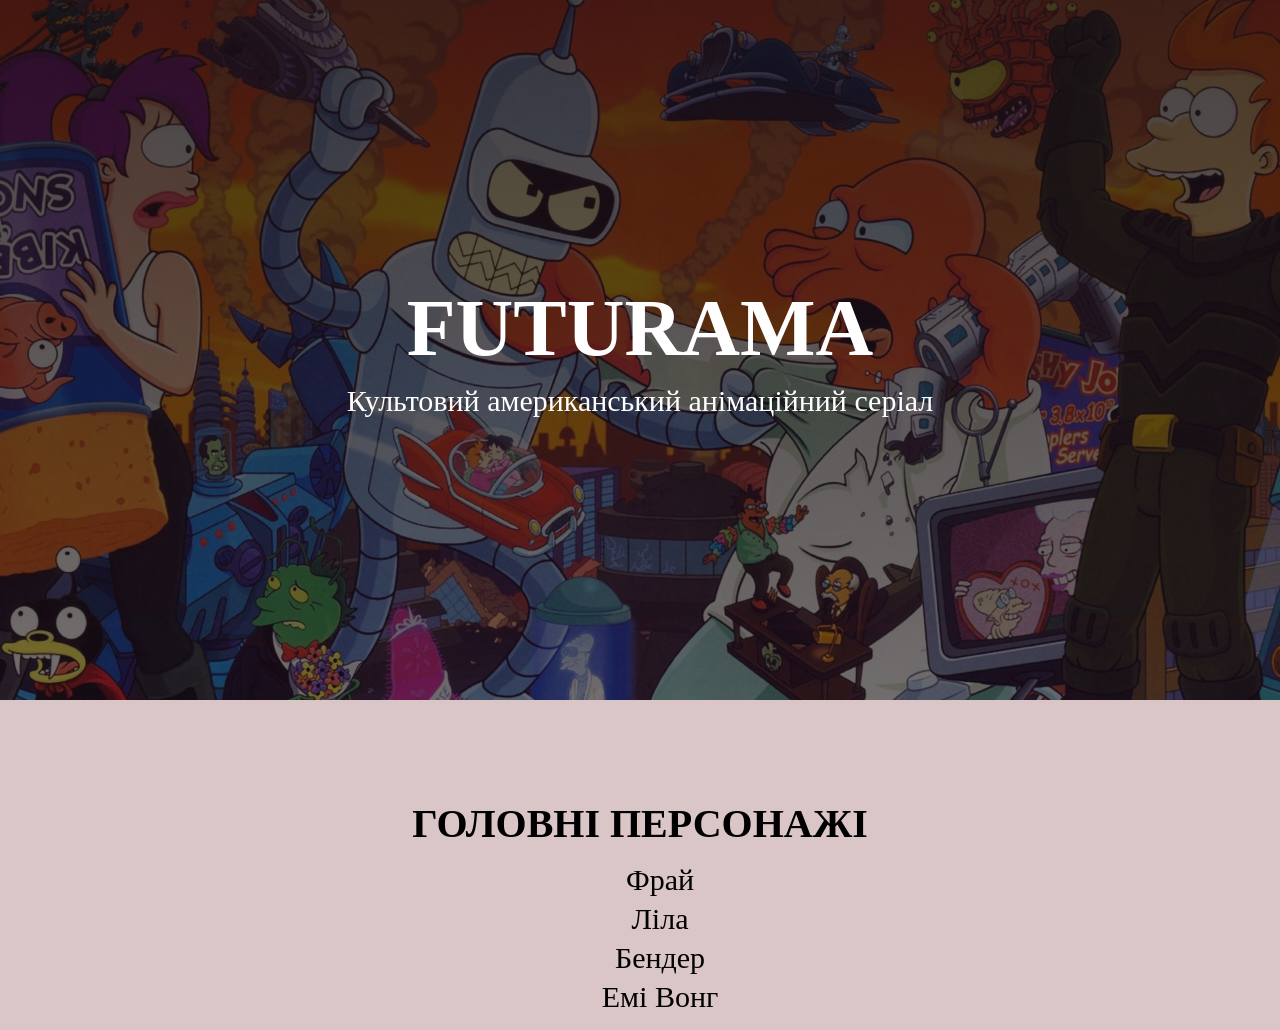
<file: HTML/lesson1/index.html>
<!DOCTYPE html>
<html lang="uk">

<head>
    <meta charset="UTF-8">
    <meta http-equiv="X-UA-Compatible" content="IE=edge">
    <meta name="viewport" content="width=device-width, initial-scale=1.0">
    <link rel="stylesheet" href="css/style.css">
    <title>Futurama</title>
</head>

<body>
    <header class="header">
        <div class="container">
            <div class="header__content">
                <h1 class="header__title">Futurama</h1>
                <p class="header__subtitle">Культовий американський анімаційний серіал</p>
            </div>
        </div>
    </header>

    <div class="character">
        <div class="container">
            <div class="character__content">
                <h2>Головні персонажі</h2>
                <ul class="character__list">
                    <li><a href="frai.html">Фрай</a></li>
                    <li><a href="lila.html">Ліла</a></li>
                    <li><a href="bender.html">Бендер</a></li>
                    <li><a href="emi.html">Емі Вонг</a></li>
                </ul>
            </div>
        </div>
    </div>
</body>

</html>
</file>
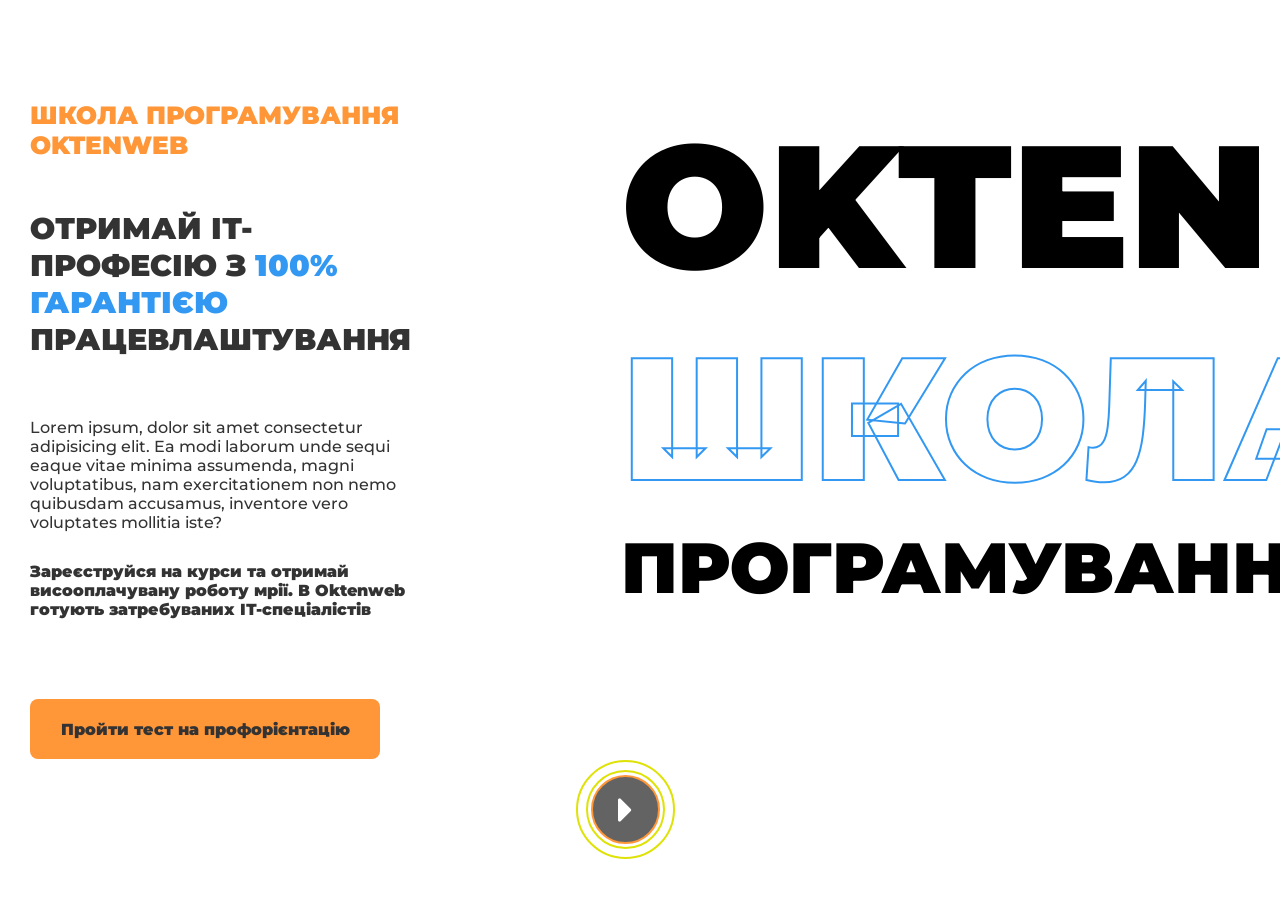
<file: HTML/lesson4/index.html>
<!DOCTYPE html>
<html lang="en">

<head>
    <meta charset="UTF-8">
    <meta http-equiv="X-UA-Compatible" content="IE=edge">
    <meta name="viewport" content="width=device-width, initial-scale=1.0">
    <link href="https://use.fontawesome.com/releases/v5.0.13/css/all.css" rel="stylesheet">
    <link rel="stylesheet" href="css/style.css">
    <link rel="preconnect" href="https://fonts.gstatic.com">
    <link
        href="https://fonts.googleapis.com/css2?family=Montserrat:ital,wght@0,100;0,200;0,300;0,400;0,500;0,600;0,700;0,800;0,900;1,100;1,200;1,300;1,400;1,500;1,600;1,700;1,800;1,900&display=swap"
        rel="stylesheet">
    <title>Task4</title>

</head>

<body>
    <div class="layout" id="layout">
        <main id="main">
            <section>

                <div class="intro">
                    <div class="container">

                        <div class="intro__inner">
                            <div class="intro__content">
                                <h2>Школа програмування Oktenweb</h2>
                                <h1 class="color-dark">
                                    Отримай іт-професію з
                                    <span class="blue">100% гарантією </span>
                                    працевлаштування</h1>
                                <div class="intro__content-text">
                                    <p class="color-dark">Lorem ipsum, dolor sit amet consectetur adipisicing elit. Ea
                                        modi
                                        laborum unde sequi
                                        eaque vitae minima assumenda, magni voluptatibus, nam exercitationem non nemo
                                        quibusdam accusamus, inventore vero voluptates mollitia iste?</p>
                                    <p class="color-dark bold">Зареєструйся на курси та отримай висооплачувану роботу
                                        мрії. В
                                        Oktenweb готують
                                        затребуваних ІТ-спеціалістів</p>
                                </div>
                                <a href="#" class="intro__btn btn color-dark">Пройти тест на профорієнтацію</a>
                            </div>

                            <div class="start circle">
                                <div class="start__intro circle">
                                    <div class="strat__intro-in circle">
                                        <i class="fas fa-caret-right"></i>
                                    </div>
                                </div>
                            </div>

                            <div class="intro__slogan">
                                <p>Okten</p>
                                <p>Школа</p>
                                <p>програмування</p>
                            </div>

                        </div>
                    </div>

                </div>

            </section>
        </main>
    </div>
</body>

</html>
</file>
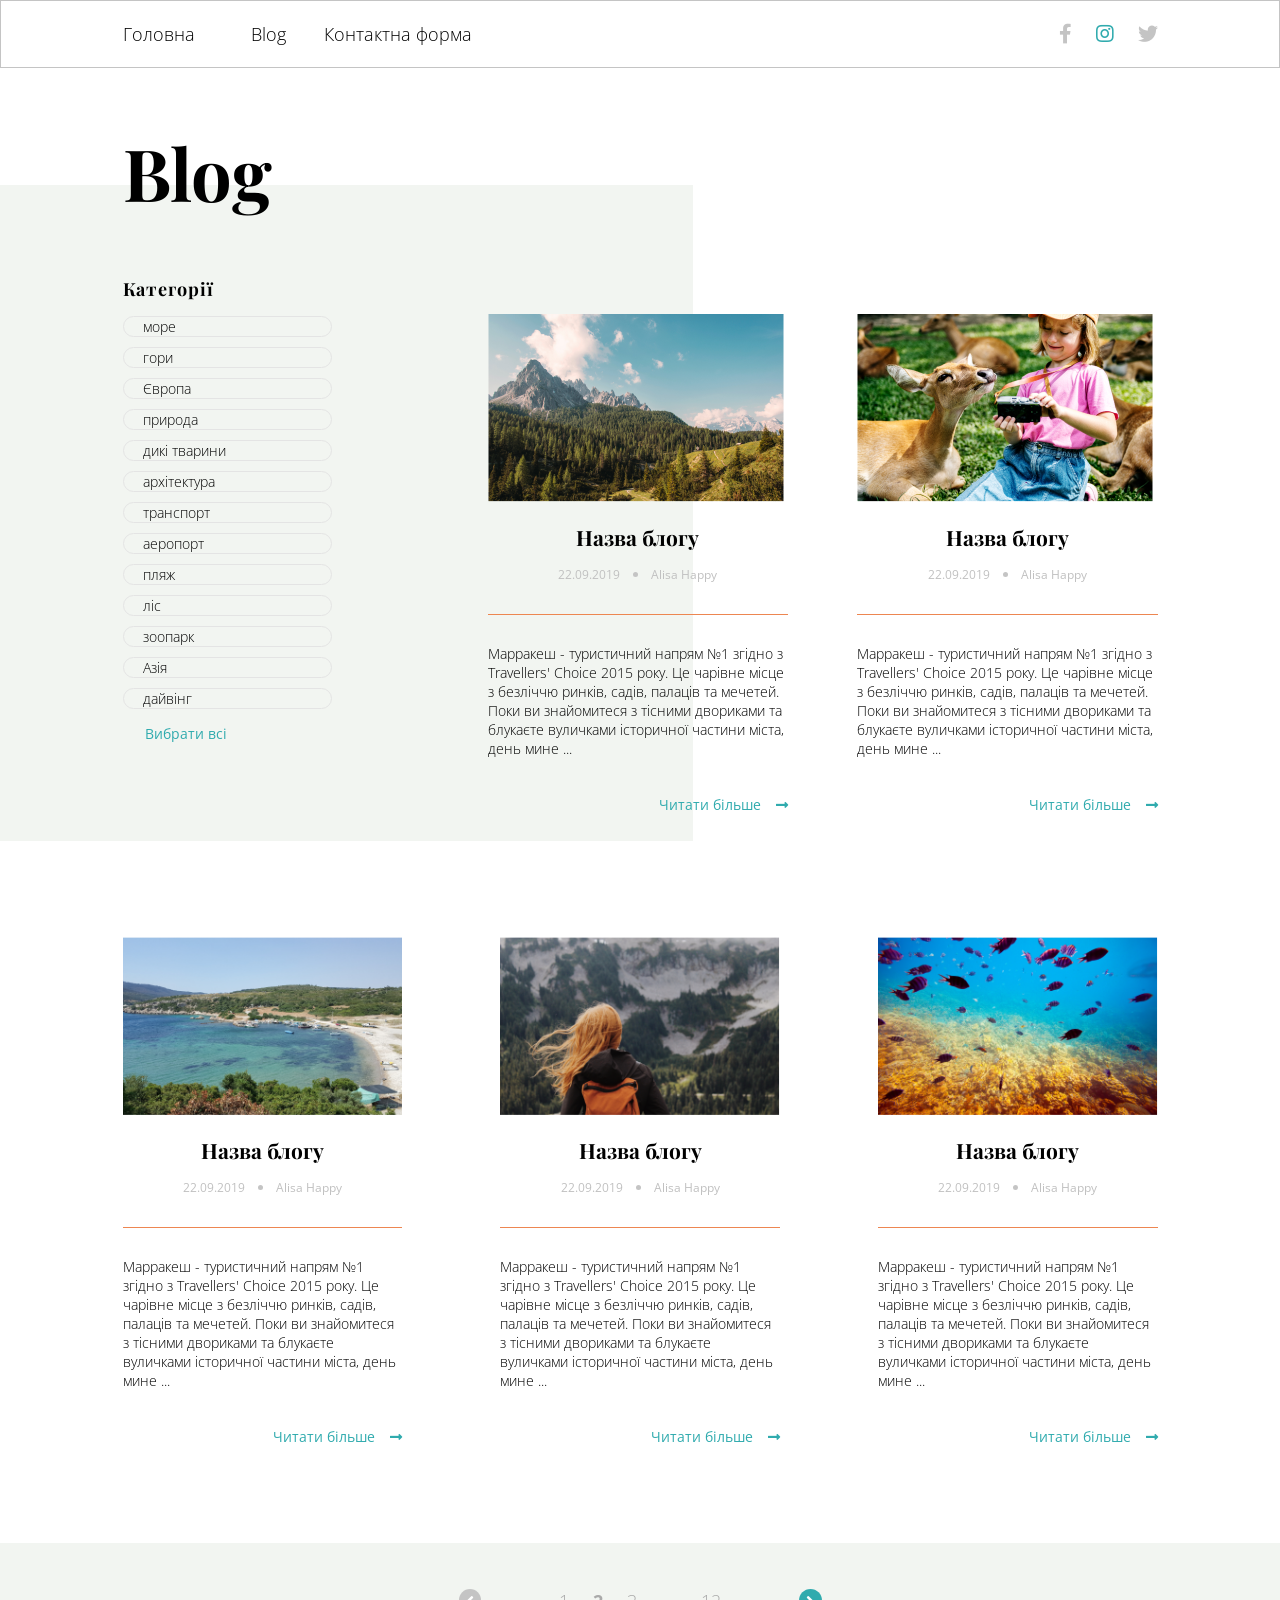
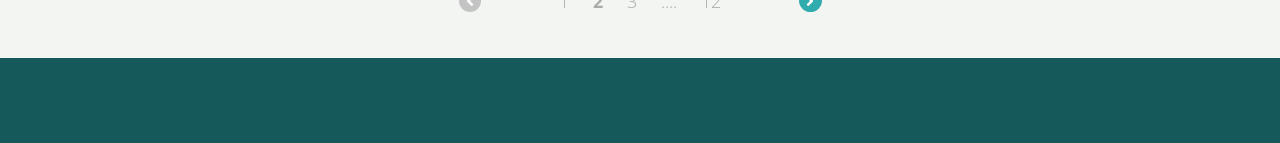
<file: HTML/lesson4_practice/index.html>
<!DOCTYPE html>
<html lang="ua">

<head>
    <meta charset="UTF-8">
    <meta http-equiv="X-UA-Compatible" content="IE=edge">
    <meta name="viewport" content="width=device-width, initial-scale=1.0">
    <link href="https://use.fontawesome.com/releases/v5.0.13/css/all.css" rel="stylesheet">
    <link rel="stylesheet" href="css/style.css">
    <link rel="preconnect" href="https://fonts.gstatic.com">
    <link rel="preconnect" href="https://fonts.gstatic.com">
    <link
        href="https://fonts.googleapis.com/css2?family=Open+Sans:ital,wght@0,300;0,400;0,600;0,700;0,800;1,300;1,400;1,600;1,700;1,800&family=Playfair+Display:ital,wght@0,400;0,500;0,600;0,700;0,800;0,900;1,400;1,500;1,600;1,700;1,800;1,900&display=swap"
        rel="stylesheet">
    <title>Blog</title>
</head>

<body>
    <div class="layout" id="layout">
        <header class="header">
            <div class="container">
                <div class="header__inner">
                    <div class="header__menu">
                        <nav class="nav">
                            <a href="#" class="nav__link">Головна</a>
                            <a href="#" class="nav__link">Blog</a>
                            <a href="#" class="nav__link">Контактна форма</a>
                        </nav>
                    </div>

                    <div class="social">
                        <a href="#" class="social__facebook"><i class="fab fa-facebook-f"></i></a>
                        <a href="#" class="social__instagram"><i class="fab fa-instagram"></i></a>
                        <a href="#" class="social__twiter"><i class="fab fa-twitter"></i></a>
                    </div>
                </div>
            </div>
        </header>

        <main id="main">


            <section>
                <div class="container">
                    <div class="main__title">
                        <h1>blog</h1>
                    </div>
                </div>
            </section>
            <section>
                <div class="gray">

                </div>
                <div class="intro">
                    <div class="container">
                        <div class="intro__inner">
                            <div class="intro__left">
                                <p class="intro__left-title">Категорії</p>
                                <div class="intro__left-link">
                                    <input type="checkbox" id="sea">
                                    <label for="sea">море</label>
                                    <input type="checkbox" id="mountain">
                                    <label for="mountain">гори</label>
                                    <input type="checkbox" id="europe">
                                    <label for="europe">Європа</label>
                                    <input type="checkbox" id="nature">
                                    <label for="nature">природа</label>
                                    <input type="checkbox" id="animal">
                                    <label for="animal">дикі тварини</label>
                                    <input type="checkbox" id="architecture">
                                    <label for="architecture">архітектура</label>
                                    <input type="checkbox" id="transport">
                                    <label for="transport">транспорт</label>
                                    <input type="checkbox" id="airport">
                                    <label for="airport">аеропорт</label>
                                    <input type="checkbox" id="beach">
                                    <label for="beach">пляж</label>
                                    <input type="checkbox" id="forest">
                                    <label for="forest">ліс</label>
                                    <input type="checkbox" id="zoo">
                                    <label for="zoo">зоопарк</label>
                                    <input type="checkbox" id="asia">
                                    <label for="asia">Азія</label>
                                    <input type="checkbox" id="diving">
                                    <label for="diving">дайвінг</label>
                                    <a href="#" class="intro__left-btn btn">Вибрати всі</a>
                                </div>
                            </div>

                            <div class="intro__right">
                                <div class="intro__right-inner">
                                    <div class="elemets">
                                        <img src="img/first.png" alt="view">
                                        <h3>Назва блогу</h3>
                                        <div class="author">
                                            <p>22.09.2019</p>
                                            <div class="mark"></div>
                                            <p>Alisa Happy</p>
                                        </div>
                                        <p>Марракеш - туристичний напрям №1 згідно з Travellers' Choice 2015 року. Це
                                            чарівне місце з безліччю ринків, садів, палаців та мечетей. Поки ви
                                            знайомитеся з тісними двориками та блукаєте вуличками історичної частини
                                            міста, день мине ...</p>
                                        <a href="#" class="intro__right-btn btn">
                                            Читати більше
                                            <i class="fas fa-long-arrow-alt-right"></i>
                                        </a>
                                    </div>
                                    <div class="elemets">
                                        <img src="img/second.png" alt="people-with-animal">
                                        <h3>Назва блогу</h3>
                                        <div class="author">
                                            <p>22.09.2019</p>
                                            <div class="mark"></div>
                                            <p>Alisa Happy</p>
                                        </div>
                                        <p>Марракеш - туристичний напрям №1 згідно з Travellers' Choice 2015 року. Це
                                            чарівне місце з безліччю ринків, садів, палаців та мечетей. Поки ви
                                            знайомитеся з тісними двориками та блукаєте вуличками історичної частини
                                            міста, день мине ...</p>
                                        <a href="#" class="intro__right-btn btn">
                                            Читати більше
                                            <i class="fas fa-long-arrow-alt-right"></i>
                                        </a>
                                    </div>
                                </div>
                            </div>
                        </div>
                    </div>
                </div>
            </section>


            <section>
                <div class="gallery">
                    <div class="container">
                        <div class="gallery__inner">

                            <div class="elemets">
                                <img src="img/third.png" alt="beach">
                                <h3>Назва блогу</h3>
                                <div class="author">
                                    <p>22.09.2019</p>
                                    <div class="mark"></div>
                                    <p>Alisa Happy</p>
                                </div>
                                <p>Марракеш - туристичний напрям №1 згідно з Travellers' Choice 2015 року. Це
                                    чарівне місце з безліччю ринків, садів, палаців та мечетей. Поки ви
                                    знайомитеся з тісними двориками та блукаєте вуличками історичної частини
                                    міста, день мине ...</p>
                                <a href="#" class="intro__right-btn btn">
                                    Читати більше
                                    <i class="fas fa-long-arrow-alt-right"></i>
                                </a>
                            </div>

                            <div class="elemets">
                                <img src="img/fourth.png" alt="mountain">
                                <h3>Назва блогу</h3>
                                <div class="author">
                                    <p>22.09.2019</p>
                                    <div class="mark"></div>
                                    <p>Alisa Happy</p>
                                </div>
                                <p>Марракеш - туристичний напрям №1 згідно з Travellers' Choice 2015 року. Це
                                    чарівне місце з безліччю ринків, садів, палаців та мечетей. Поки ви
                                    знайомитеся з тісними двориками та блукаєте вуличками історичної частини
                                    міста, день мине ...</p>
                                <a href="#" class="intro__right-btn btn">
                                    Читати більше
                                    <i class="fas fa-long-arrow-alt-right"></i>
                                </a>
                            </div>

                            <div class="elemets">
                                <img src="img/fifth.png" alt="sea">
                                <h3>Назва блогу</h3>
                                <div class="author">
                                    <p>22.09.2019</p>
                                    <div class="mark"></div>
                                    <p>Alisa Happy</p>
                                </div>
                                <p>Марракеш - туристичний напрям №1 згідно з Travellers' Choice 2015 року. Це
                                    чарівне місце з безліччю ринків, садів, палаців та мечетей. Поки ви
                                    знайомитеся з тісними двориками та блукаєте вуличками історичної частини
                                    міста, день мине ...</p>
                                <a href="#" class="gallery-btn btn">
                                    Читати більше
                                    <i class="fas fa-long-arrow-alt-right"></i>
                                </a>
                            </div>

                        </div>
                    </div>
                </div>
            </section>

            <section>
                <div class="pagination">
                    <div class="container">
                        <div class="pagination__inner">
                            <div class="arrow_left">
                                <i class="fas fa-angle-left"></i>
                            </div>

                            <div class="number">
                                <a href="#" class="number__link">1</a>
                                <a href="#" class="number__link active">2</a>
                                <a href="#" class="number__link">3</a>
                                <a href="#" class="number__link">....</a>
                                <a href="#" class="number__link">12</a>
                            </div>
                            <div class="arrow_right">
                                <i class="fas fa-angle-right"></i>
                            </div>
                        </div>
                    </div>
                </div>
            </section>

        </main>
        <footer class="footer"></footer>
    </div>
</body>

</html>
</file>
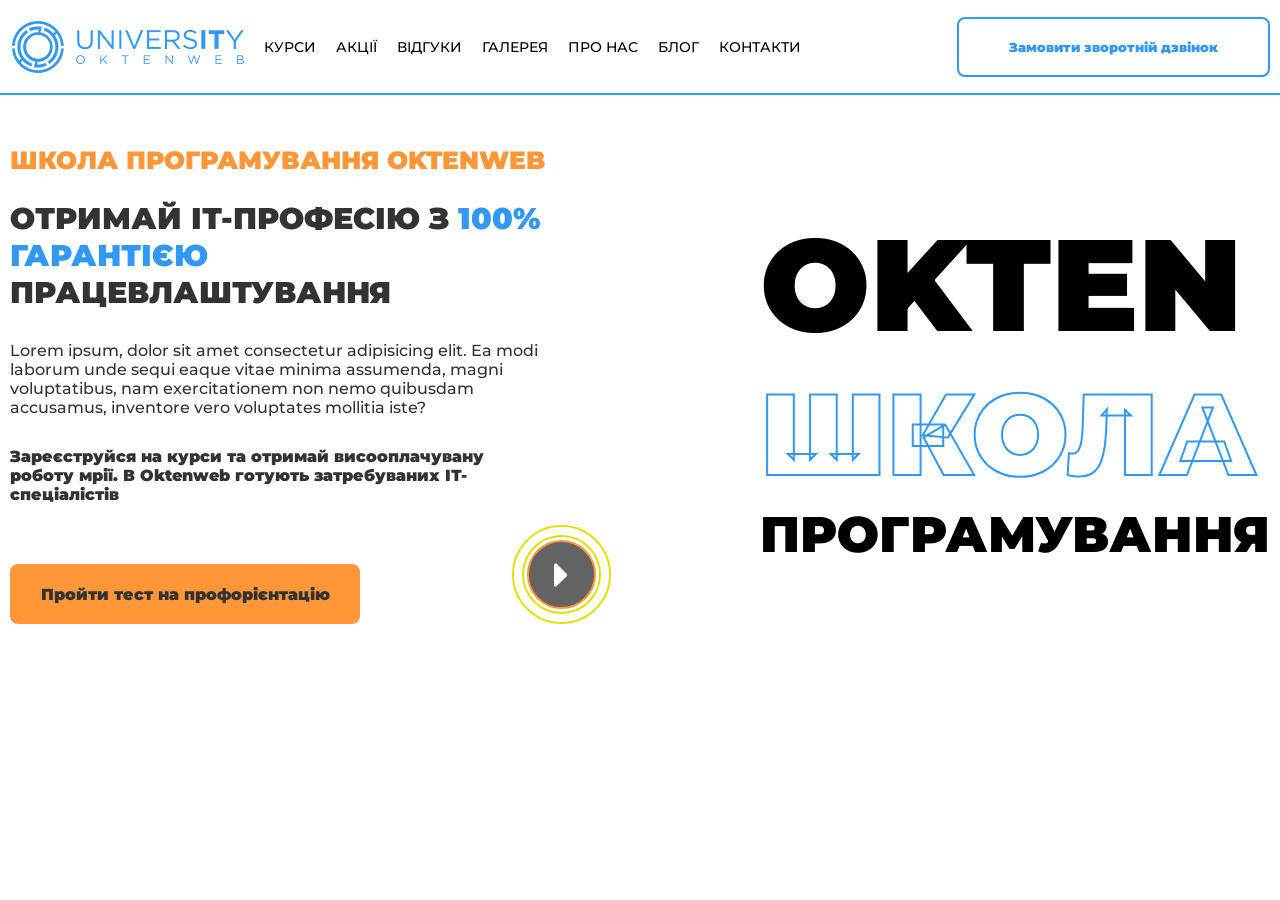
<file: HTML/lessons5/index.html>
<!DOCTYPE html>
<html lang="en">

<head>
    <meta charset="UTF-8">
    <meta http-equiv="X-UA-Compatible" content="IE=edge">
    <meta name="viewport" content="width=device-width, initial-scale=1.0">
    <link href="https://use.fontawesome.com/releases/v5.0.13/css/all.css" rel="stylesheet">
    <link rel="stylesheet" href="css/style.css">
    <link rel="preconnect" href="https://fonts.gstatic.com">
    <link
        href="https://fonts.googleapis.com/css2?family=Montserrat:ital,wght@0,100;0,200;0,300;0,400;0,500;0,600;0,700;0,800;0,900;1,100;1,200;1,300;1,400;1,500;1,600;1,700;1,800;1,900&display=swap"
        rel="stylesheet">
    <title>Task5</title>

</head>

<body>
    <div class="layout" id="layout">


        <header class="header">
            <div class="container">
                <div class="header__inner">
                    <div class="header__inner-flex">
                        <img src="img/logo.png" alt="logo" class="header__logo">
                        <div class="header__menu">
                            <nav class="nav">
                                <a href="#" class="nav__link">Курси</a>
                                <a href="#" class="nav__link">Акції</a>
                                <a href="#" class="nav__link">Відгуки</a>
                                <a href="#" class="nav__link">Галерея</a>
                                <a href="#" class="nav__link">Про нас</a>
                                <a href="#" class="nav__link">Блог</a>
                                <a href="#" class="nav__link">Контакти</a>
                            </nav>
                        </div>
                    </div>
                    <button class="btn header__btn">Замовити зворотній дзвінок</button>
                    <div class="menu-button">
                        <span></span>
                    </div>
                </div>
            </div>
        </header>


        <main id="main">
            <section>

                <div class="intro">
                    <div class="start circle">
                        <div class="start__intro circle">
                            <div class="strat__intro-in circle">
                                <i class="fas fa-caret-right"></i>
                            </div>
                        </div>
                    </div>
                    <div class="container">
                        <div class="intro__inner">
                            <div class="intro__content">
                                <h2>Школа програмування Oktenweb</h2>
                                <h1 class="color-dark">
                                    Отримай іт-професію з
                                    <span class="blue">100% гарантією </span>
                                    працевлаштування</h1>
                                <div class="intro__content-text">
                                    <p class="color-dark">Lorem ipsum, dolor sit amet consectetur adipisicing elit. Ea
                                        modi
                                        laborum unde sequi
                                        eaque vitae minima assumenda, magni voluptatibus, nam exercitationem non nemo
                                        quibusdam accusamus, inventore vero voluptates mollitia iste?</p>
                                    <p class="color-dark bold">Зареєструйся на курси та отримай висооплачувану роботу
                                        мрії. В
                                        Oktenweb готують
                                        затребуваних ІТ-спеціалістів</p>
                                </div>
                                <a href="#" class="intro__btn btn color-dark">Пройти тест на профорієнтацію</a>
                            </div>



                            <div class="intro__slogan">
                                <p>Okten</p>
                                <p>Школа</p>
                                <p>програмування</p>
                            </div>
                            <iframe  src="https://www.youtube.com/embed/EuNeDpoY7E4"
                                title="YouTube video player" frameborder="0"
                                allow="accelerometer; autoplay; clipboard-write; encrypted-media; gyroscope; picture-in-picture"
                                allowfullscreen class="video"></iframe>
                        </div>
                    </div>

                </div>

            </section>
        </main>
    </div>
    <script>
        document.querySelector('.menu-button').onclick = function () {
            document.querySelector('.header__inner').classList.toggle('active');
        }
    </script>
</body>

</html>
</file>
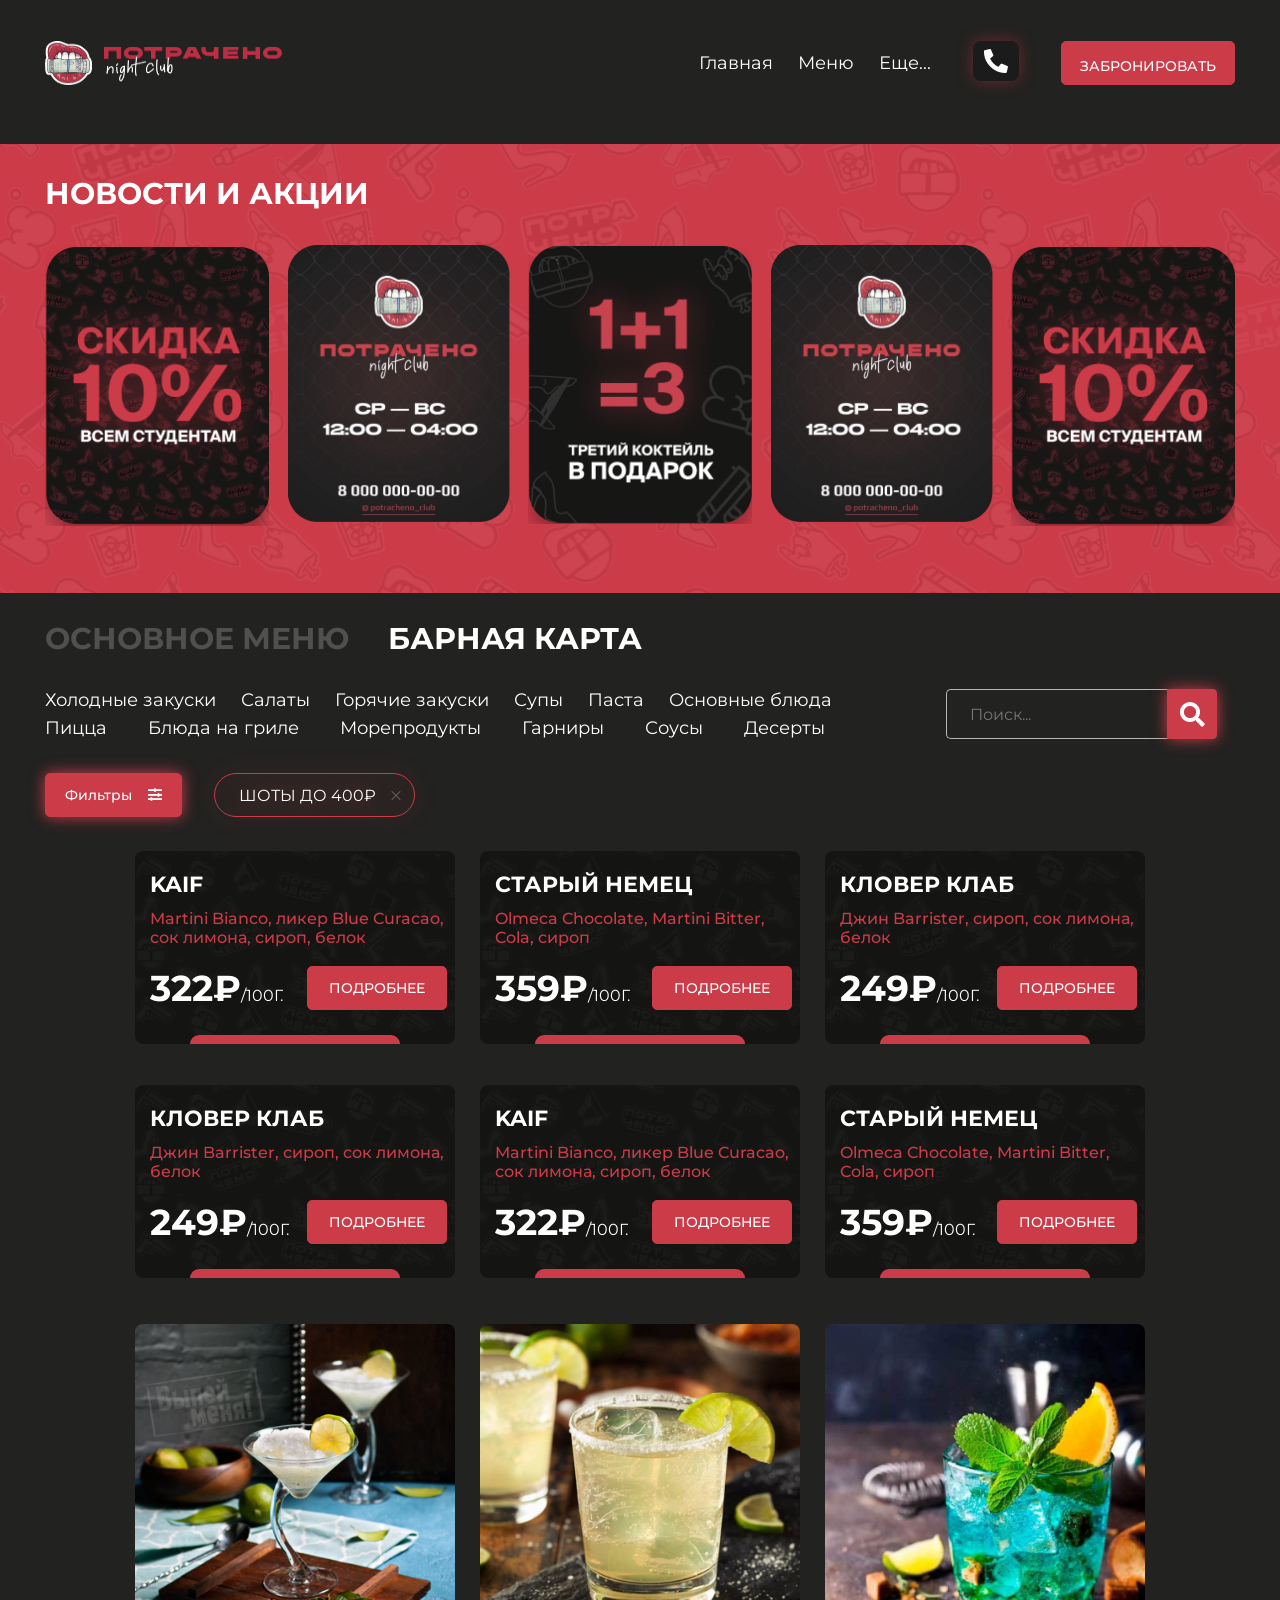
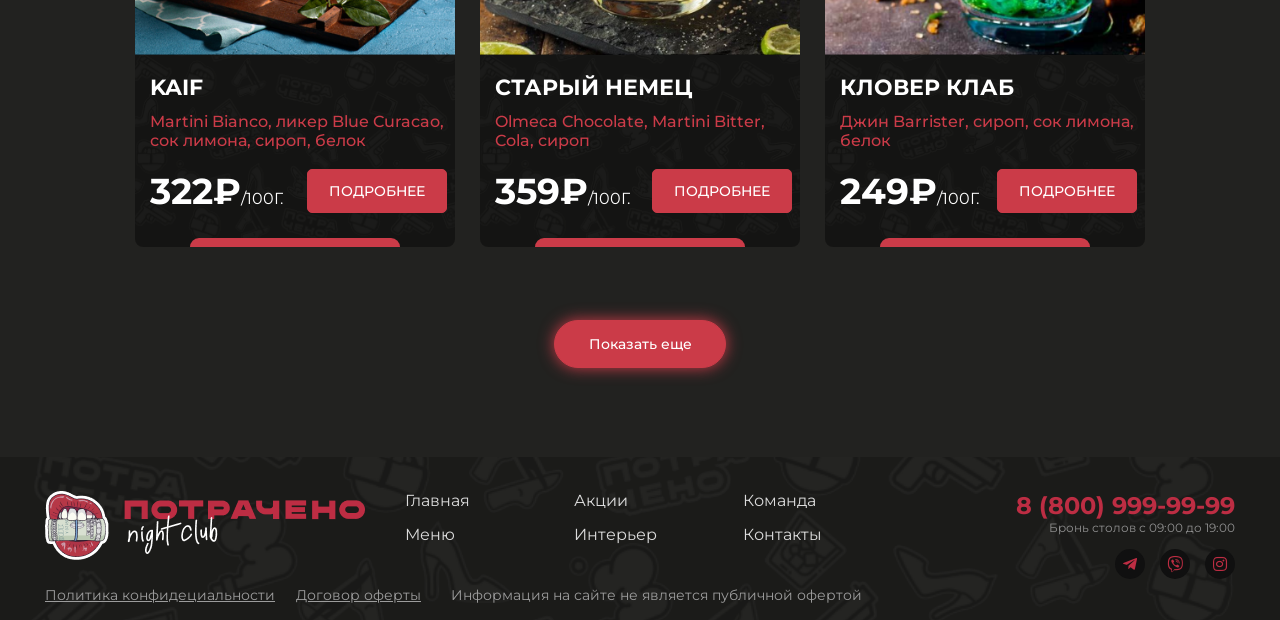
<file: HTML/lessons6/index.html>
<!DOCTYPE html>
<html lang="en">

<head>
    <meta charset="UTF-8">
    <meta http-equiv="X-UA-Compatible" content="IE=edge">
    <meta name="viewport" content="width=device-width, initial-scale=1.0">
    <link href="https://use.fontawesome.com/releases/v5.0.13/css/all.css" rel="stylesheet">
    <link rel="preconnect" href="https://fonts.gstatic.com">
    <link
        href="https://fonts.googleapis.com/css2?family=Montserrat:ital,wght@0,100;0,200;0,300;0,400;0,500;0,600;0,700;0,800;0,900;1,100;1,200;1,300;1,400;1,500;1,600;1,700;1,800;1,900&display=swap"
        rel="stylesheet">
    <link rel="stylesheet" href="css/style.css">
    <title>Потрачено</title>
</head>

<body>
    <div class="layout" id="layout">

        <!-- header -->
        <header class="header">
            <div class="container">
                <div class="header__inner">
                    <img src="img/logo.png" alt="logo" class="header__logo">
                    <div class="header__sidebar">
                        <nav class="nav">
                            <a href="#" class="nav__link">Главная</a>
                            <a href="#" class="nav__link">Меню</a>
                            <div class="drop-menu-btn">
                                <a href="#" class="nav__link pd">Еще...</a>
                                <div class="drop-menu">
                                    <a href="#" class="nav__link">Фотоотчеты</a>
                                    <a href="#" class="nav__link">Правила заведения</a>
                                </div>
                            </div>
                            <a href="#" class="mobile__btn btn">Забронировать</a>
                        </nav>
                        <a class="header__phone" href="tel:+6584849498">
                            <i class="fas fa-phone"></i>
                        </a>
                        <div class="mobile_btn">
                            <span></span>
                        </div>
                        <a href="#" class="header__btn btn">Забронировать</a>
                    </div>
                </div>
            </div>
        </header>
        <!-- header -->

        <main id="main">


            <!-- intro -->
            <div class="intro">
                <div class="container">
                    <h3 class="intro__title">Новости и акции</h3>
                    <div class="intro__inner">
                        <i class="fas fa-chevron-left"></i>
                        <div class="intro__elemets">
                            <img src="img/cart-bg1.png" alt="">
                            <a href="#" class="more">подробнее</a>
                        </div>
                        <div class="intro__elemets">
                            <img src="img/cart-bg2.png" alt="">
                            <a href="#" class="more">подробнее</a>

                        </div>
                        <div class="intro__elemets">
                            <img src="img/cart-bg3.png" alt="">
                            <a href="#" class="more">подробнее</a>
                        </div>
                        <div class="intro__elemets">
                            <img src="img/cart-bg2.png" alt="">
                            <a href="#" class="more">подробнее</a>
                        </div>
                        <div class="intro__elemets">
                            <img src="img/cart-bg1.png" alt="">
                            <a href="#" class="more">подробнее</a>
                        </div>
                        <i class="fas fa-chevron-right"></i>
                    </div>

                </div>
            </div>
            <!-- intro -->


            <!-- filter -->
            <div class="filter">
                <div class="container">
                    <div class="filter__title">
                        <a href="#">Основное Меню</a>
                        <a id="active" href="#">Барная карта</a>
                    </div>

                    <div class="filter__inner">
                        <div class="filter__elemets">
                            <div class="scroll">
                                <div class="filter__elements_ihtem">
                                    <a href="#">Холодные закуски</a>
                                    <a href="#">Салаты</a>
                                    <a href="#">Горячие закуски</a>
                                    <a href="#">Супы</a>
                                    <a href="#">Паста</a>
                                    <a href="#">Основные блюда</a>
                                </div>
                                <div class="filter__elements_ihtem-next">
                                    <a href="#">Пицца</a>
                                    <a href="#">Блюда на гриле</a>
                                    <a href="#">Морепродукты</a>
                                    <a href="#">Гарниры</a>
                                    <a href="#">Соусы</a>
                                    <a href="#">Десерты</a>
                                </div>
                            </div>

                            <div class="filter__elemets-open btn">
                                <p>Меню</p>
                                <i class="fas fa-utensils"></i>
                            </div>

                            <!-- filter__control -->
                            <div class="filter__control">
                                <div class="filter__dropdown btn">
                                    <p class="filter-drop">Фильтры</p>
                                    <i class="fas fa-sliders-h"></i>
                                    <div class="filter__drop-menu">
                                        <p>Вегетерианские блюда</p>
                                        <p>Блюда до 400₽</p>
                                        <p>Выбор шефа</p>
                                        <p>Блюда до 500₽</p>
                                        <p>Популярные блюда</p>
                                        <p>Интересное блюдо</p>
                                        <p>Блюдо недели</p>
                                        <p>Вегетерианские блюда</p>
                                        <p>Блюда до 400₽</p>
                                        <p>Выбор шефа</p>
                                        <p>Блюда до 500₽</p>
                                        <p>Популярные блюда</p>
                                        <p>Интересное блюдо</p>
                                        <p>Блюдо недели</p>
                                        <p>Вегетерианские блюда</p>
                                        <p>Блюда до 400₽</p>
                                        <p>Выбор шефа</p>
                                        <p>Блюда до 500₽</p>
                                        <p>Популярные блюда</p>
                                        <p>Интересное блюдо</p>
                                        <p>Блюдо недели</p>

                                    </div>
                                </div>
                                <div class="filter__select">
                                    <p>шоты до 400₽</p>
                                    <span></span>
                                </div>
                            </div>
                            <!-- filter__control -->

                        </div>

                        <!-- filter__search -->
                        <div class="filter__search">
                            <input type="text" name="search" placeholder="Поиск..." required>
                            <div class="filter__search-icon btn">
                                <i class="fas fa-search"></i>
                            </div>
                        </div>
                        <!-- filter__search -->

                    </div>

                </div>
            </div>
            <!-- filter -->

            <div class="content">
                <div class="container">
                    <div class="content__inner">

                        <div class="content__elemets post-1">
                            <p class="content__elemets-title">Kaif</p>
                            <p class="content__elemets-description">Martini Bianco, ликер Blue Curacao, сок лимона,
                                сироп, белок</p>
                            <div class="content__elemets-block">
                                <p><span>322₽</span>/100г.</p>
                                <a href="#" class="content__elemets-btn btn">подробнее</a>
                            </div>
                        </div>


                        <div class="content__elemets post-2">
                            <p class="content__elemets-title">Старый немец</p>
                            <p class="content__elemets-description">Olmeca Chocolate, Martini Bitter, Cola, сироп</p>
                            <div class="content__elemets-block">
                                <p><span>359₽</span>/100г.</p>
                                <a href="#" class="content__elemets-btn btn">подробнее</a>
                            </div>
                        </div>



                        <div class="content__elemets post-3">
                            <p class="content__elemets-title">Кловер клаб</p>
                            <p class="content__elemets-description">Джин Barrister, сироп, сок лимона, белок</p>
                            <div class="content__elemets-block">
                                <p><span>249₽</span>/100г.</p>
                                <a href="#" class="content__elemets-btn btn">подробнее</a>
                            </div>
                        </div>



                        <div class="content__elemets post-4">
                            <p class="content__elemets-title">Кловер клаб</p>
                            <p class="content__elemets-description">Джин Barrister, сироп, сок лимона, белок</p>
                            <div class="content__elemets-block">
                                <p><span>249₽</span>/100г.</p>
                                <a href="#" class="content__elemets-btn btn">подробнее</a>
                            </div>
                        </div>


                        <div class="content__elemets post-5">
                            <p class="content__elemets-title">Kaif</p>
                            <p class="content__elemets-description">Martini Bianco, ликер Blue Curacao, сок лимона,
                                сироп, белок</p>
                            <div class="content__elemets-block">
                                <p><span>322₽</span>/100г.</p>
                                <a href="#" class="content__elemets-btn btn">подробнее</a>
                            </div>
                        </div>


                        <div class="content__elemets post-6">
                            <p class="content__elemets-title">Старый немец</p>
                            <p class="content__elemets-description">Olmeca Chocolate, Martini Bitter, Cola, сироп
                            </p>
                            <div class="content__elemets-block">
                                <p><span>359₽</span>/100г.</p>
                                <a href="#" class="content__elemets-btn btn">подробнее</a>
                            </div>
                        </div>


                        <div class="content__elemets-img post-7">
                            <img src="img/coctail_1.png" alt="">
                            <div class="content__elemets">
                                <p class="content__elemets-title">Kaif</p>
                                <p class="content__elemets-description">Martini Bianco, ликер Blue Curacao, сок лимона,
                                    сироп, белок</p>
                                <div class="content__elemets-block">
                                    <p><span>322₽</span>/100г.</p>
                                    <a href="#" class="content__elemets-btn btn">подробнее</a>
                                </div>
                            </div>
                        </div>



                        <div class="content__elemets-img post-8">
                            <img src="img/coctail_2.png" alt="">
                            <div class="content__elemets">
                                <p class="content__elemets-title">Старый немец</p>
                                <p class="content__elemets-description">Olmeca Chocolate, Martini Bitter, Cola, сироп
                                </p>
                                <div class="content__elemets-block">
                                    <p><span>359₽</span>/100г.</p>
                                    <a href="#" class="content__elemets-btn btn">подробнее</a>
                                </div>
                            </div>
                        </div>

                        <div class="content__elemets-img post-9">
                            <img src="img/coctail_3.png" alt="">
                            <div class="content__elemets">
                                <p class="content__elemets-title">Кловер клаб</p>
                                <p class="content__elemets-description">Джин Barrister, сироп, сок лимона, белок</p>
                                <div class="content__elemets-block">
                                    <p><span>249₽</span>/100г.</p>
                                    <a href="#" class="content__elemets-btn btn">подробнее</a>
                                </div>
                            </div>


                        </div>
                    </div>

                    <button class="content__btn btn">Показать еще</button>
                </div>
            </div>

        </main>


        <footer class="footer">
            <div class="container">
                <div class="footer__inner">
                    <div class="footer__privacy">
                        <div class="footer__privacy-menu">
                            <img src="img/footer-logo.png" alt="logo" class="footer__privacy-logo">
                            <nav class="footer__privacy_nav">
                                <div class="footer__privacy_nav-block">
                                    <a href="#">Главная</a>
                                    <a href="#">Акции</a>
                                    <a href="#">Команда</a>
                                </div>
                                <div class="footer__privacy_nav-block">
                                    <a href="#">Меню</a>
                                    <a href="#">Интерьер</a>
                                    <a href="#">Контакты</a>
                                </div>
                            </nav>
                        </div>
                        <div class="footer__privacy-inner">
                            <div class="footer__privacy-contract">
                                <a href="#">Политика конфидециальности</a>
                                <a href="#">Договор оферты</a>
                            </div>
                            <p>Информация на сайте не является публичной офертой</p>
                        </div>
                    </div>
                    <div class="footer__contacts">
                        <a href="tel:+584894894">8 (800) 999-99-99</a>
                        <p>Бронь столов с 09:00 до 19:00</p>
                        <div class="footer__contacts_social">
                            <a href="#" class="footer__contacts_social-icons">
                                <i class="fab fa-telegram-plane"></i>
                            </a>
                            <a href="#" class="footer__contacts_social-icons">
                                <i class="fab fa-viber"></i>
                            </a>
                            <a href="#" class="footer__contacts_social-icons">
                                <i class="fab fa-instagram"></i>
                            </a>
                        </div>
                    </div>
                </div>
            </div>
        </footer>
    </div>
    <script>
        document.querySelector('.filter__control').onclick = function () {
            document.querySelector('.filter__control').classList.toggle('active');
        }


        document.querySelector('.mobile_btn').onclick = function () {
            document.querySelector('.header__sidebar').classList.toggle('active');
        }
        document.querySelector('.filter__elemets-open').onclick = function () {
            document.querySelector('.filter__inner').classList.toggle('active_menu');
        }
    </script>
</body>

</html>
</file>
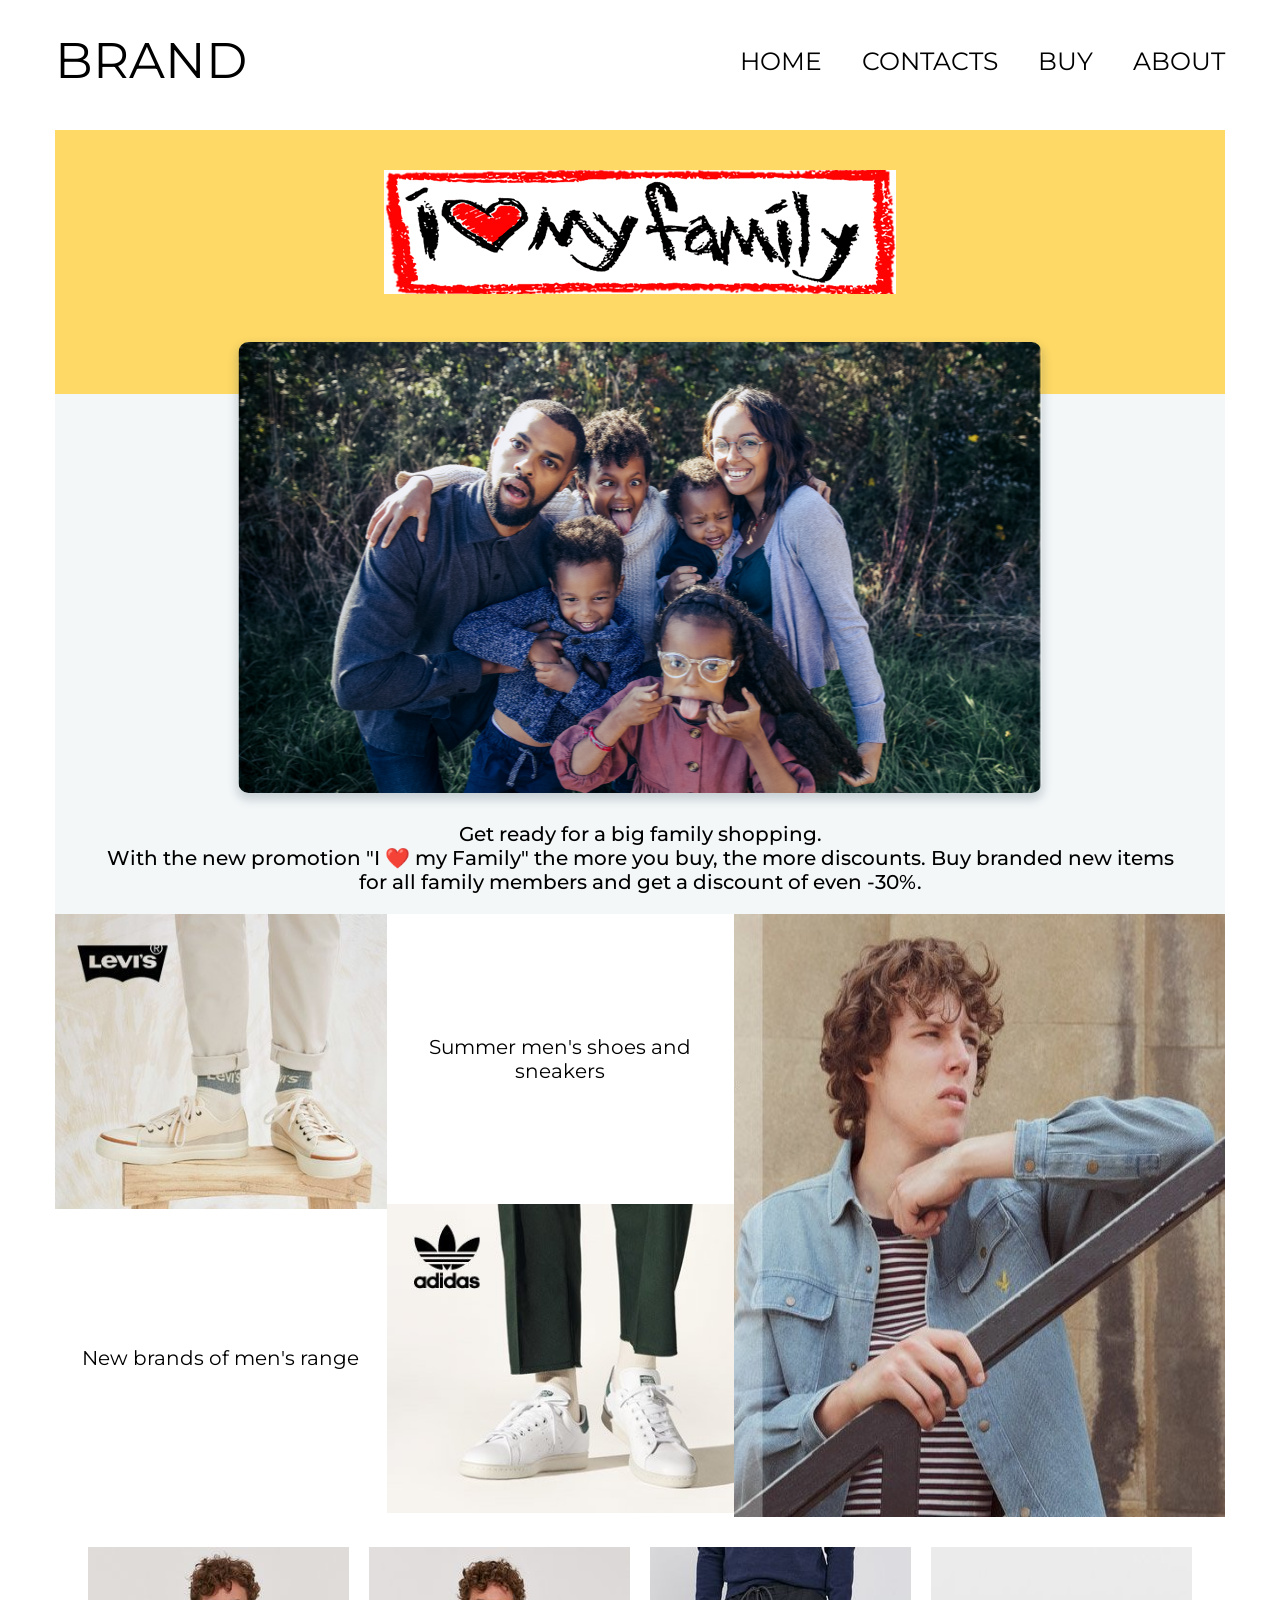
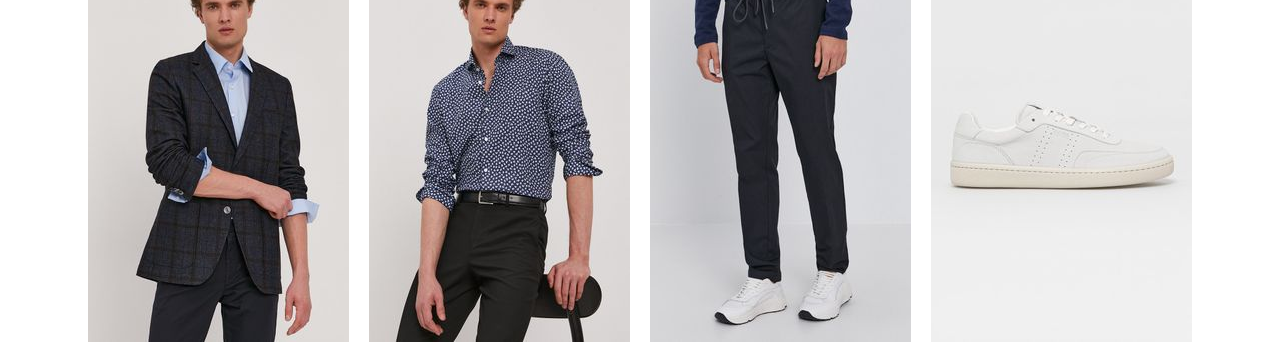
<file: HTML/lesson 3/task1/index.html>
<!DOCTYPE html>
<html lang="en">

<head>
    <meta charset="UTF-8">
    <meta http-equiv="X-UA-Compatible" content="IE=edge">
    <meta name="viewport" content="width=device-width, initial-scale=1.0">
    <link rel="preconnect" href="https://fonts.gstatic.com">
    <link href="https://fonts.googleapis.com/css2?family=Montserrat:wght@300;500;700&display=swap" rel="stylesheet">
    <link rel="stylesheet" href="css/style.css">

    <title>Brand</title>
</head>

<body>
    <div class="layout" id="layout">


        <header class="header">
            <div class="container">
                <div class="header__inner">
                    <p class="header__logo">Brand</p>
                    <div class="header__menu">
                        <nav class="nav">
                            <a href="#" class="nav__link">Home</a>
                            <a href="#" class="nav__link">Contacts</a>
                            <a href="#" class="nav__link">Buy</a>
                            <a href="#" class="nav__link">About</a>
                        </nav>
                    </div>
                </div>
            </div>
        </header>

        <section>
            <div class="intro">
                <div class="container">
                    <div class="summary">
                        <img src="img/summary.png" alt="family">
                    </div>
                    <div class="action">
                        <img src="img/action.png" alt="family-foto">
                        <p>Get ready for a big family shopping.<br> With the new promotion "I ❤️ my Family" the more you
                            buy, the more discounts. Buy branded
                            new items for all family members and get a discount of even -30%.</p>
                    </div>
                </div>
            </div>
        </section>


        <section>
            <div class="information">
                <div class="container">
                    <div class="information__inner">
                        <div class="information__content">
                            <div class="information__content-inner">
                                <div class="information__content-elemets">
                                    <img src="img/img-1.jpg" alt="Levis">
                                    <p>New brands of men's range</p>
                                </div>
                                <div class="information__content-elemets">
                                    <p>Summer men's shoes and sneakers</p>
                                    <img src="img/img-2.jpg" alt="Addidas">
                                </div>
                            </div>
                        </div>
                        <img src="img/information.jpg" class="information__img" alt="shoes">
                    </div>
                </div>
            </div>
        </section>

        <section>
            <div class="gallery">
                <div class="container">
                    <div class="gallery__inner">
                        <img src="img/gallery-first.jpg" alt="clothes">
                        <img src="img/gallery-second.jpg" alt="clothes">
                        <img src="img/gallery-third.jpg" alt="clothes">
                        <img src="img/gallery-fourth.jpg" alt="clothes">
                    </div>
                </div>
            </div>
        </section>

    </div>
</body>

</html>
</file>
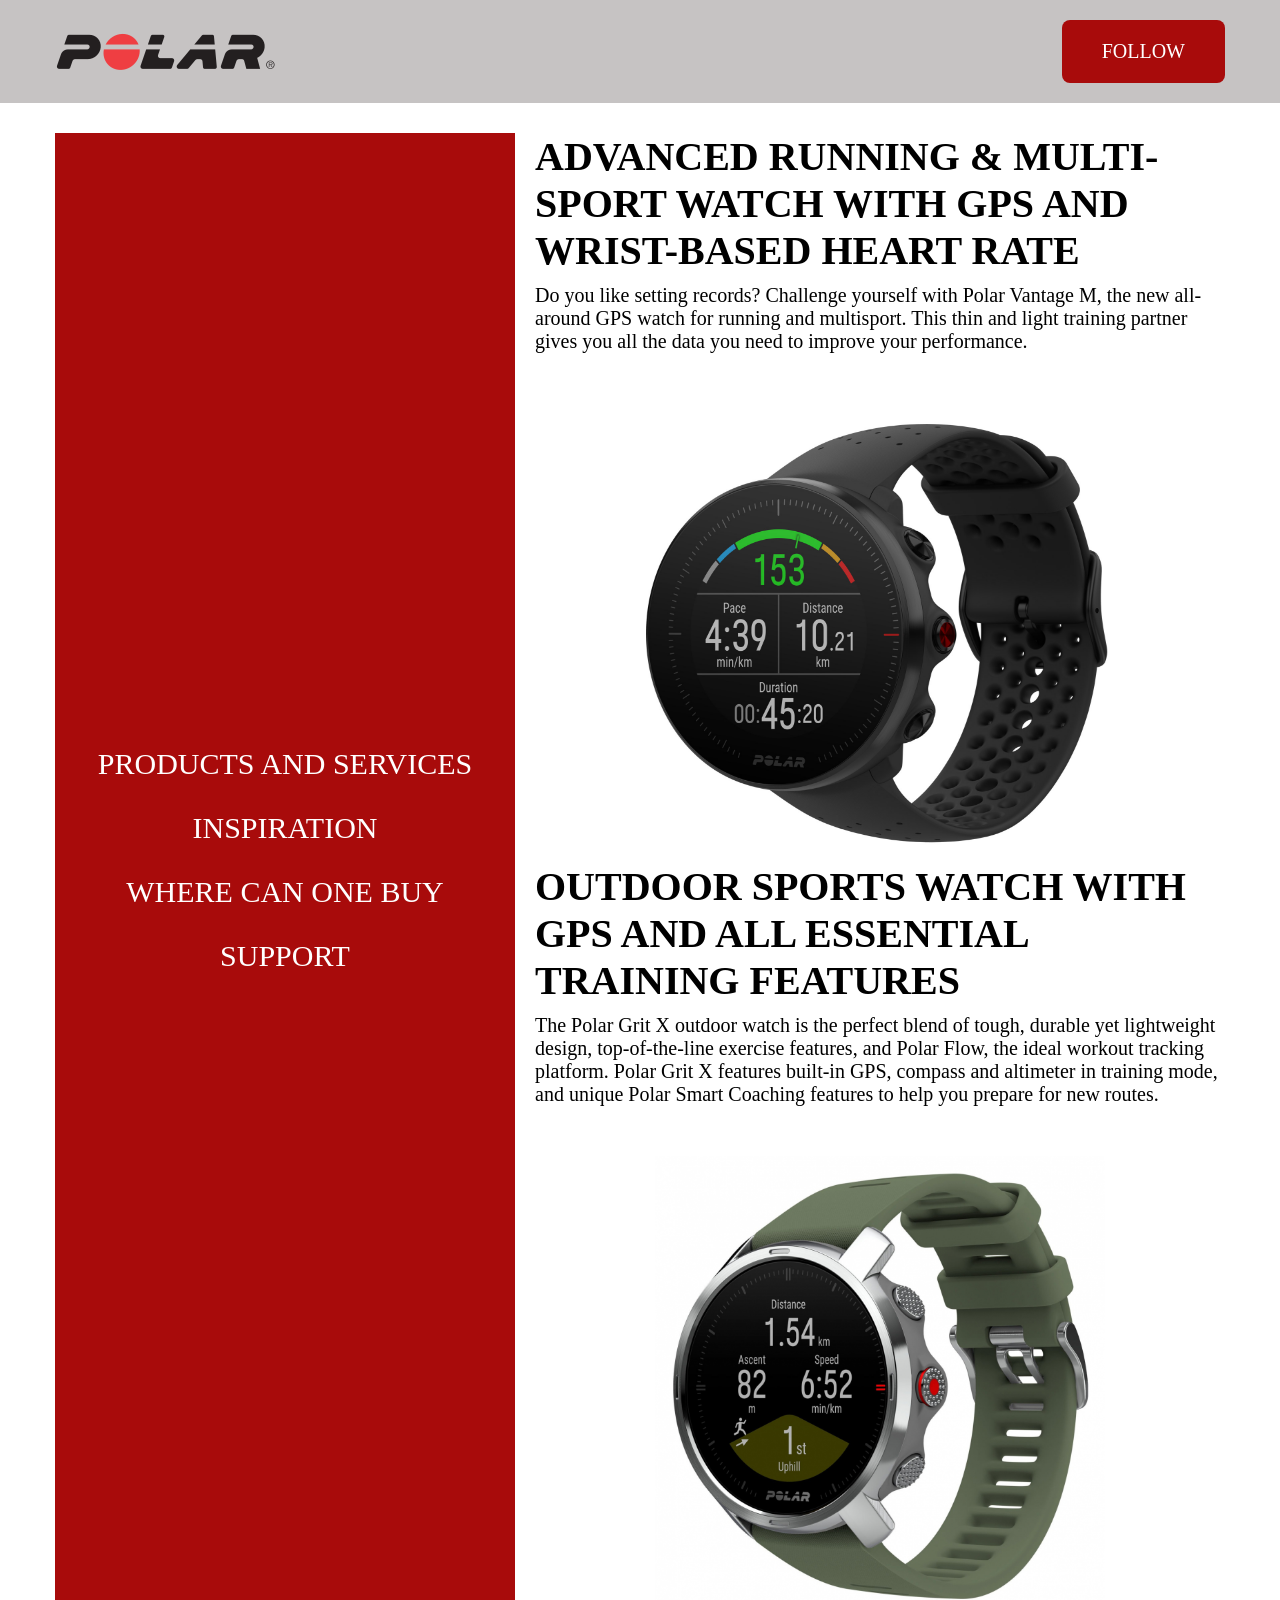
<file: HTML/lesson2_homework_Pokrovets/tas3/index.html>
<!DOCTYPE html>
<html lang="en">

<head>
    <meta charset="UTF-8">
    <meta http-equiv="X-UA-Compatible" content="IE=edge">
    <meta name="viewport" content="width=device-width, initial-scale=1.0">

    <link rel="stylesheet" href="css/style.css">
    <title>Task3</title>
</head>

<body>
    <div class="layout" id="layout">
        <!-- header -->
        <header id="header">
            <div class="container">
                <div class="header__inner">
                    <img src="img/polar_logo.png" alt="" class="logo">
                    <a href="#" class="btn-text header__btn">follow</a>
                </div>
            </div>
        </header>
        <!-- header -->

        <main id="main">
            <div class="container">
                <div class="inner">
                    <div id="menu">
                        <nav class="nav">
                            <a href="#" class="nav__link">products and services</a>
                            <a href="#" class="nav__link">inspiration</a>
                            <a href="#" class="nav__link">where can one buy</a>
                            <a href="#" class="nav__link">support</a>
                        </nav>
                    </div>
                    <div class="content">
                        <div id="post">
                            <h2>advanced running & multi-sport watch with gps and wrist-based heart rate</h2>
                            <p>Do you like setting records? Challenge yourself with Polar Vantage M, the new all-around
                                GPS watch for running and multisport. This thin and light training partner gives you all
                                the data you need to improve your performance.</p>
                            <img src="img/polar-vantage-m.jpg" alt="" width="500px" height="460px">
                        </div>
                        <div id="post">
                            <h2>outdoor sports watch with gps and all essential training features</h2>
                            <p>The Polar Grit X outdoor watch is the perfect blend of tough, durable yet lightweight
                                design, top-of-the-line exercise features, and Polar Flow, the ideal workout tracking
                                platform. Polar Grit X features built-in GPS, compass and altimeter in training mode,
                                and unique
                                Polar Smart Coaching features to help you prepare for new routes.</p>
                            <img src="img/polar-grit-x.jpg" alt="" width="690px" height="460px">
                        </div>
                    </div>
                </div>
            </div>
        </main>
    </div>
</body>

</html>
</file>
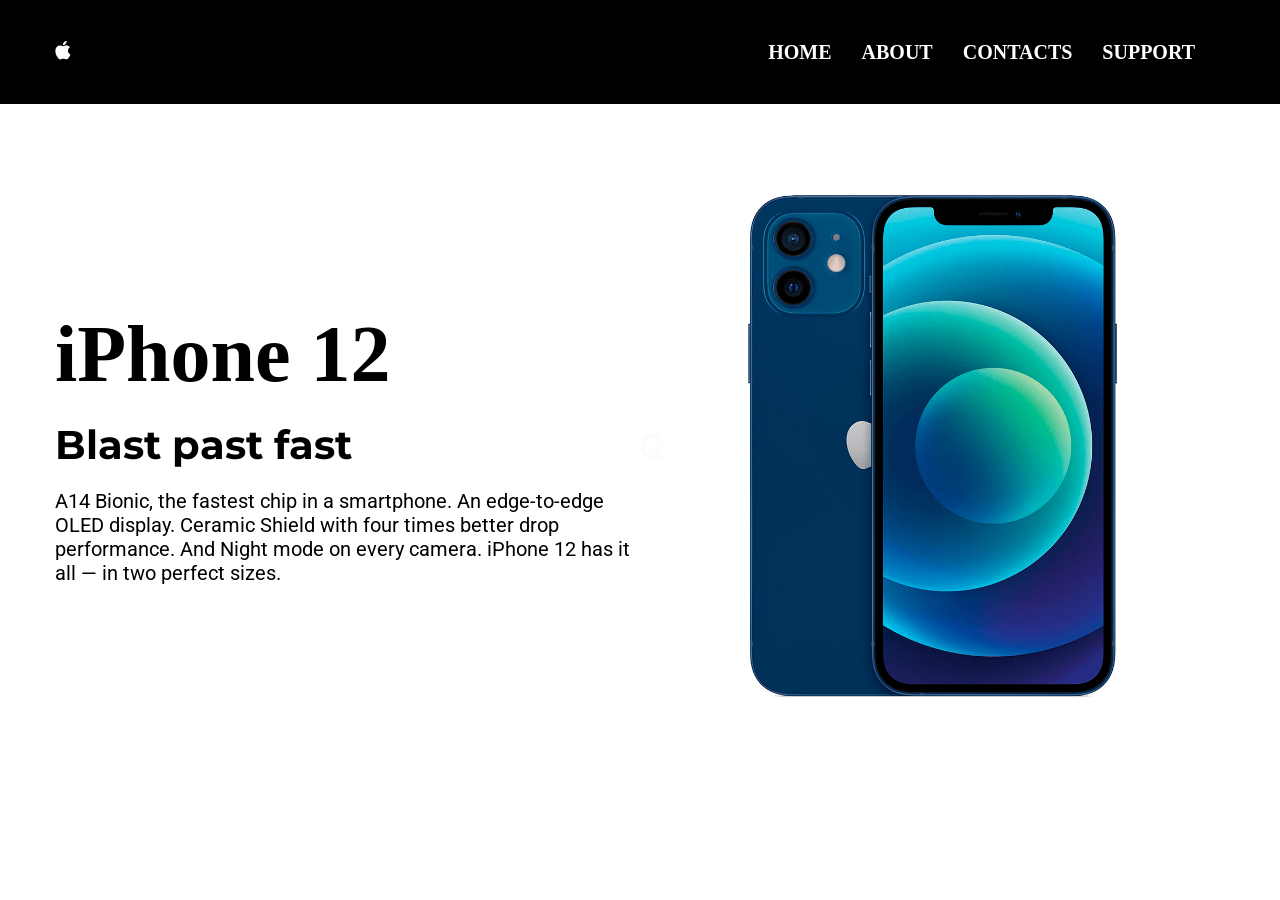
<file: HTML/lesson2_homework_Pokrovets/task1/index.html>
<!DOCTYPE html>
<html lang="en">

<head>
    <meta charset="UTF-8">
    <meta http-equiv="X-UA-Compatible" content="IE=edge">
    <meta name="viewport" content="width=device-width, initial-scale=1.0">
    <link rel="stylesheet" href="css/style.css">

    <link rel="preconnect" href="https://fonts.gstatic.com">
    <link
        href="https://fonts.googleapis.com/css2?family=Coming+Soon&family=Montserrat:wght@300&family=Roboto:wght@300&display=swap"
        rel="stylesheet">
    <title>Task1</title>
</head>

<body>
    <!-- layout -->
    <div class="layout" id="layout">


        <!-- header -->
        <header class="header">
            <div class="container">
                <div class="header__inner">
                    <img src="img/logo.png" alt="" class="header__logo">
                    <div class="header__menu">
                        <nav class="nav">
                            <a href="#" class="nav__link">Home</a>
                            <a href="#" class="nav__link">About</a>
                            <a href="#" class="nav__link">Contacts</a>
                            <a href="#" class="nav__link">Support</a>
                        </nav>
                    </div>
                </div>
            </div>
        </header>
        <!-- header -->



        <!-- main -->
        <main id="main">
            <div class="content">
                <div class="container">
                    <div class="content__inner">
                        <div class="content__text">
                            <h1 class="content__text-title">iPhone 12</h1>
                            <h2 class="content__text-subtitle">Blast past fast</h2>
                            <p class="content__text-slogan">A14 Bionic, the fastest chip in a smartphone.
                                An edge-to-edge OLED display. Ceramic Shield with four times better drop performance.
                                And Night mode on every camera. iPhone 12 has it all — in two perfect sizes.</p>
                        </div>
                        <img src="img/content_img.png" alt="iPhone">
                    </div>
                </div>
            </div>
        </main>
        <!-- main -->

    </div>
    <!-- layout -->

</body>

</html>
</file>
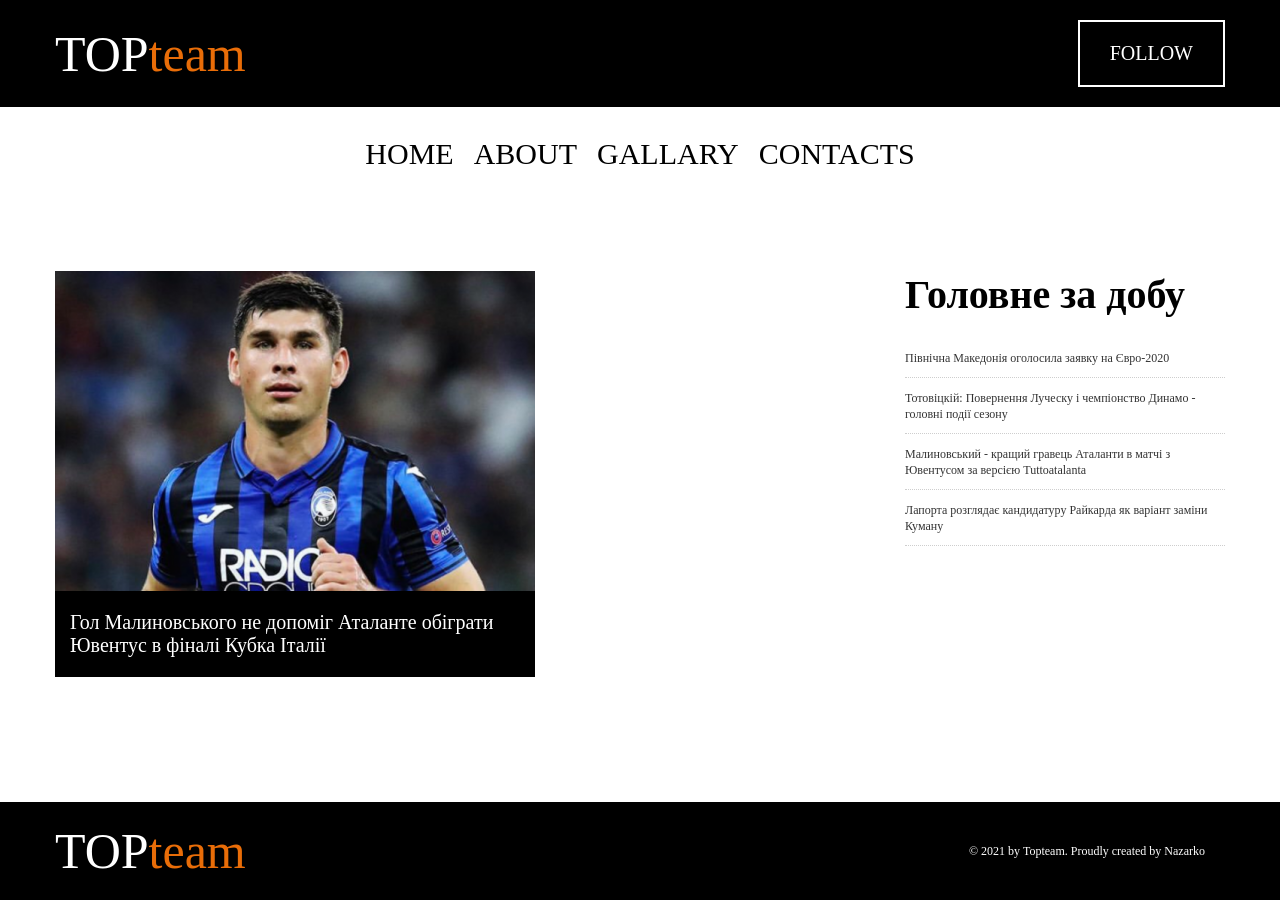
<file: HTML/lesson2_homework_Pokrovets/task2/index.html>
<!DOCTYPE html>
<html lang="en">

<head>
    <meta charset="UTF-8">
    <meta http-equiv="X-UA-Compatible" content="IE=edge">
    <meta name="viewport" content="width=device-width, initial-scale=1.0">
    <link rel="stylesheet" href="css/style.css">
    <title>Task2</title>
</head>

<body>
    <!-- layout -->
    <div class="layout" id="layout">

        <!-- header -->
        <header class="header">
            <div class="container">
                <div class="header__inner">
                    <a href="" class="logo">TOP<span>team</span></a>
                    <a href="#" class="header__btn btn">Follow</a>
                </div>
            </div>
        </header>
        <!-- header -->

        <!-- nav -->
        <nav class="nav">
            <div class="container">
                <div class="nav__inner">
                    <a href="#" class="nav__link">Home</a>
                    <a href="#" class="nav__link">About</a>
                    <a href="#" class="nav__link">Gallary</a>
                    <a href="#" class="nav__link">Contacts</a>
                </div>
            </div>
        </nav>
        <!-- nav -->

        <!-- main -->
        <main id="main">
            <div class="container">
                <div class="inner">
                    <div class="content">
                        <img src="img/5dee2c05bc5e2.png" alt="" />
                        <p>Гол Малиновського не допоміг Аталанте обіграти Ювентус в фіналі Кубка Італії</p>
                    </div>
                    <div class="aside">
                        <h2>Головне за добу</h2>
                        <div class="aside__news">
                            <ul>
                                <li><a href="#">Північна Македонія оголосила заявку на Євро-2020</a></li>
                                <li><a href="#">Тотовіцкій: Повернення Луческу і чемпіонство Динамо - головні події
                                        сезону</a></li>
                                <li> <a href="#">Малиновський - кращий гравець Аталанти в матчі з Ювентусом за версією
                                        Tuttoatalanta</a></li>
                                <li><a href="#">Лапорта розглядає кандидатуру Райкарда як варіант заміни Куману</a></li>
                            </ul>
                        </div>
                    </div>
                </div>
            </div>
        </main>
        <!-- main -->

        <!-- footer -->
        <footer class="footer">
            <div class="container">
                <div class="footer__inner">
                    <a href="" class="logo">TOP<span>team</span></a>
                    <p>© 2021 by Topteam. Proudly created by Nazarko</p>
                </div>
            </div>
        </footer>
        <!-- footer -->

    </div>
    <!-- layout -->

</body>

</html>
</file>
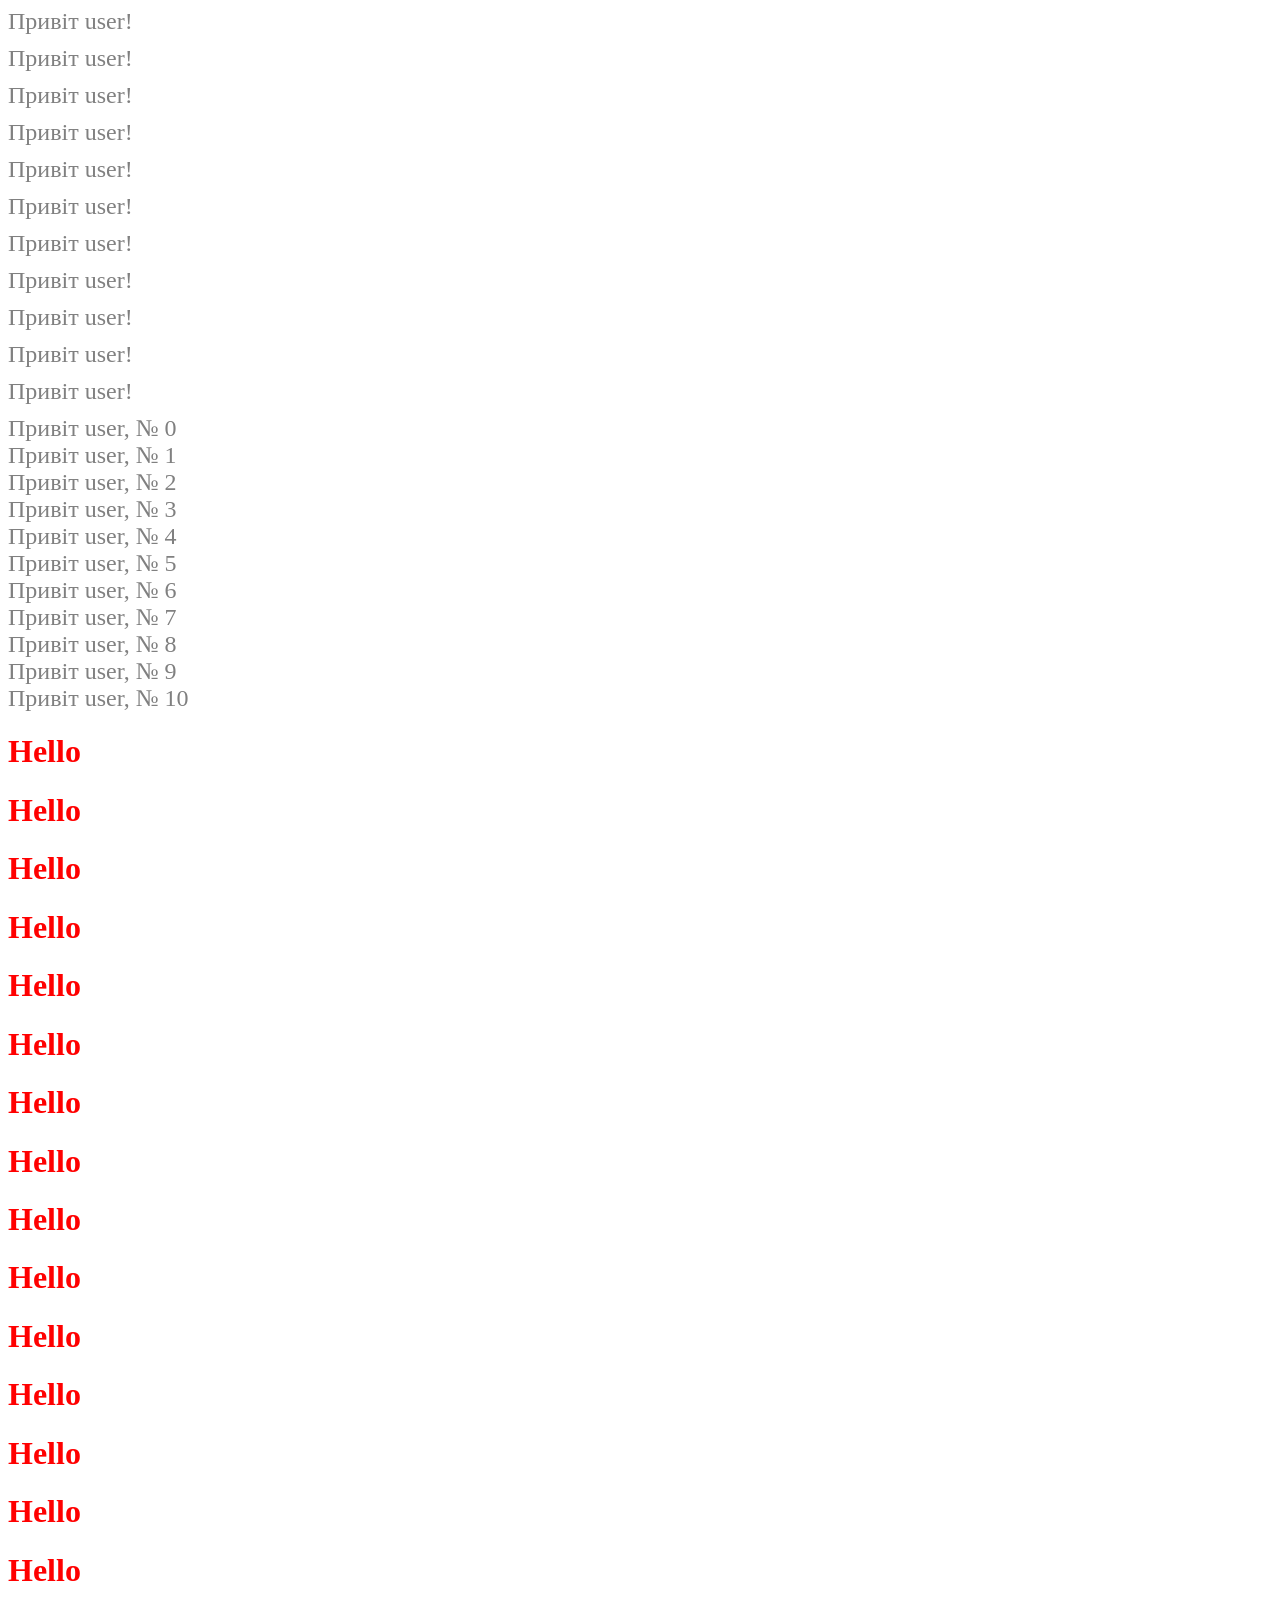
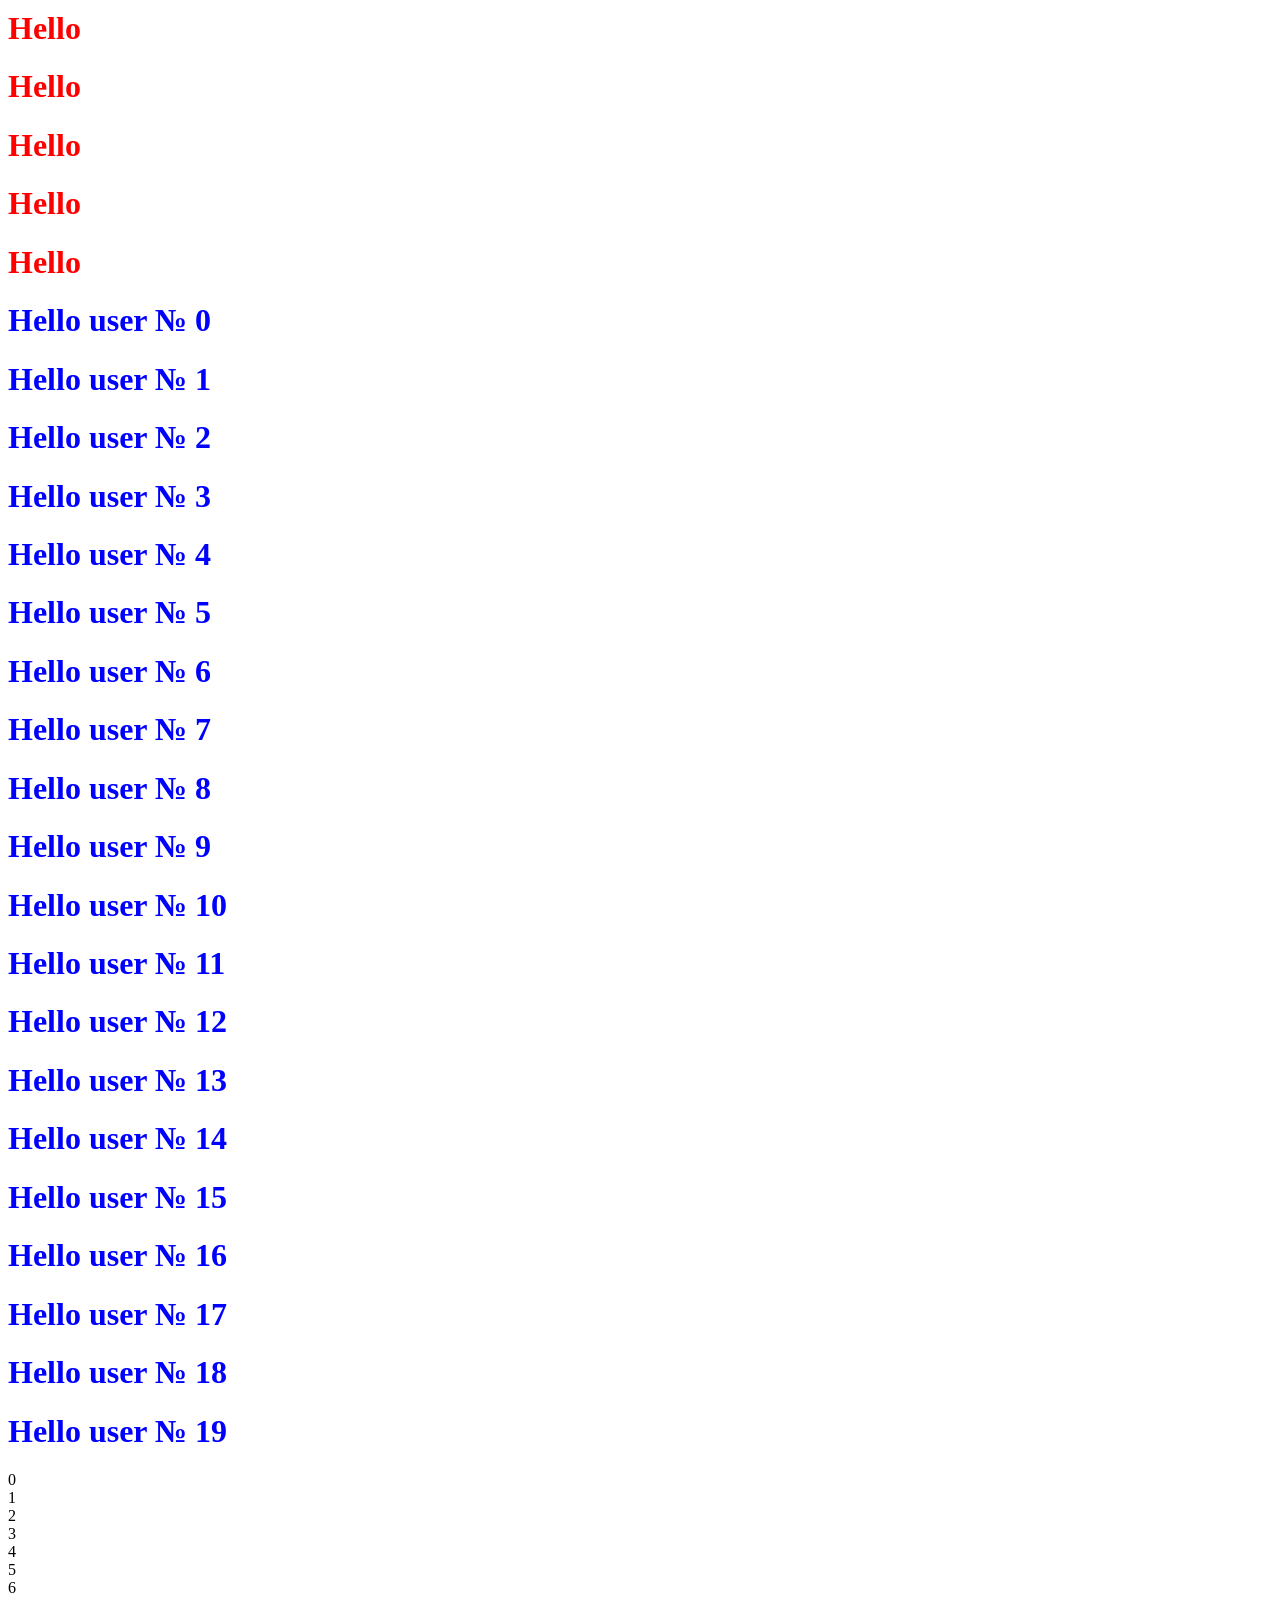
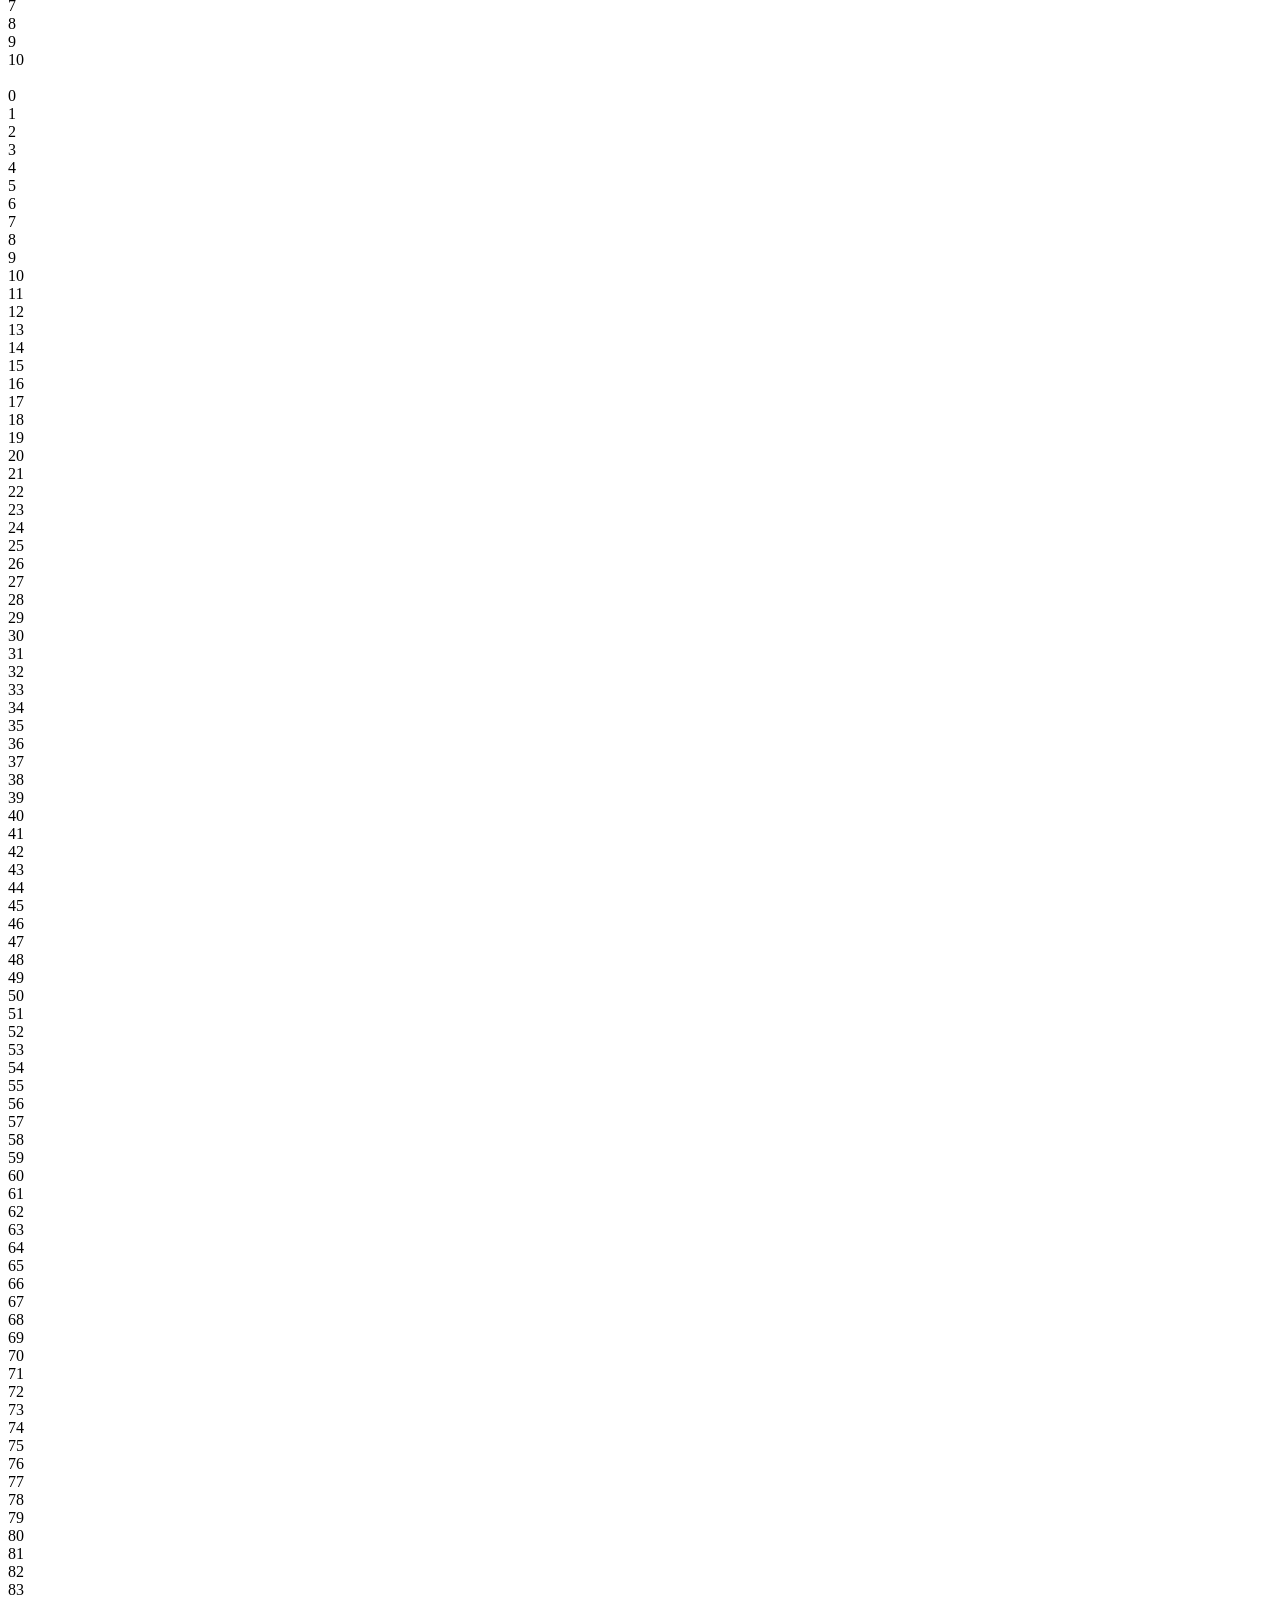
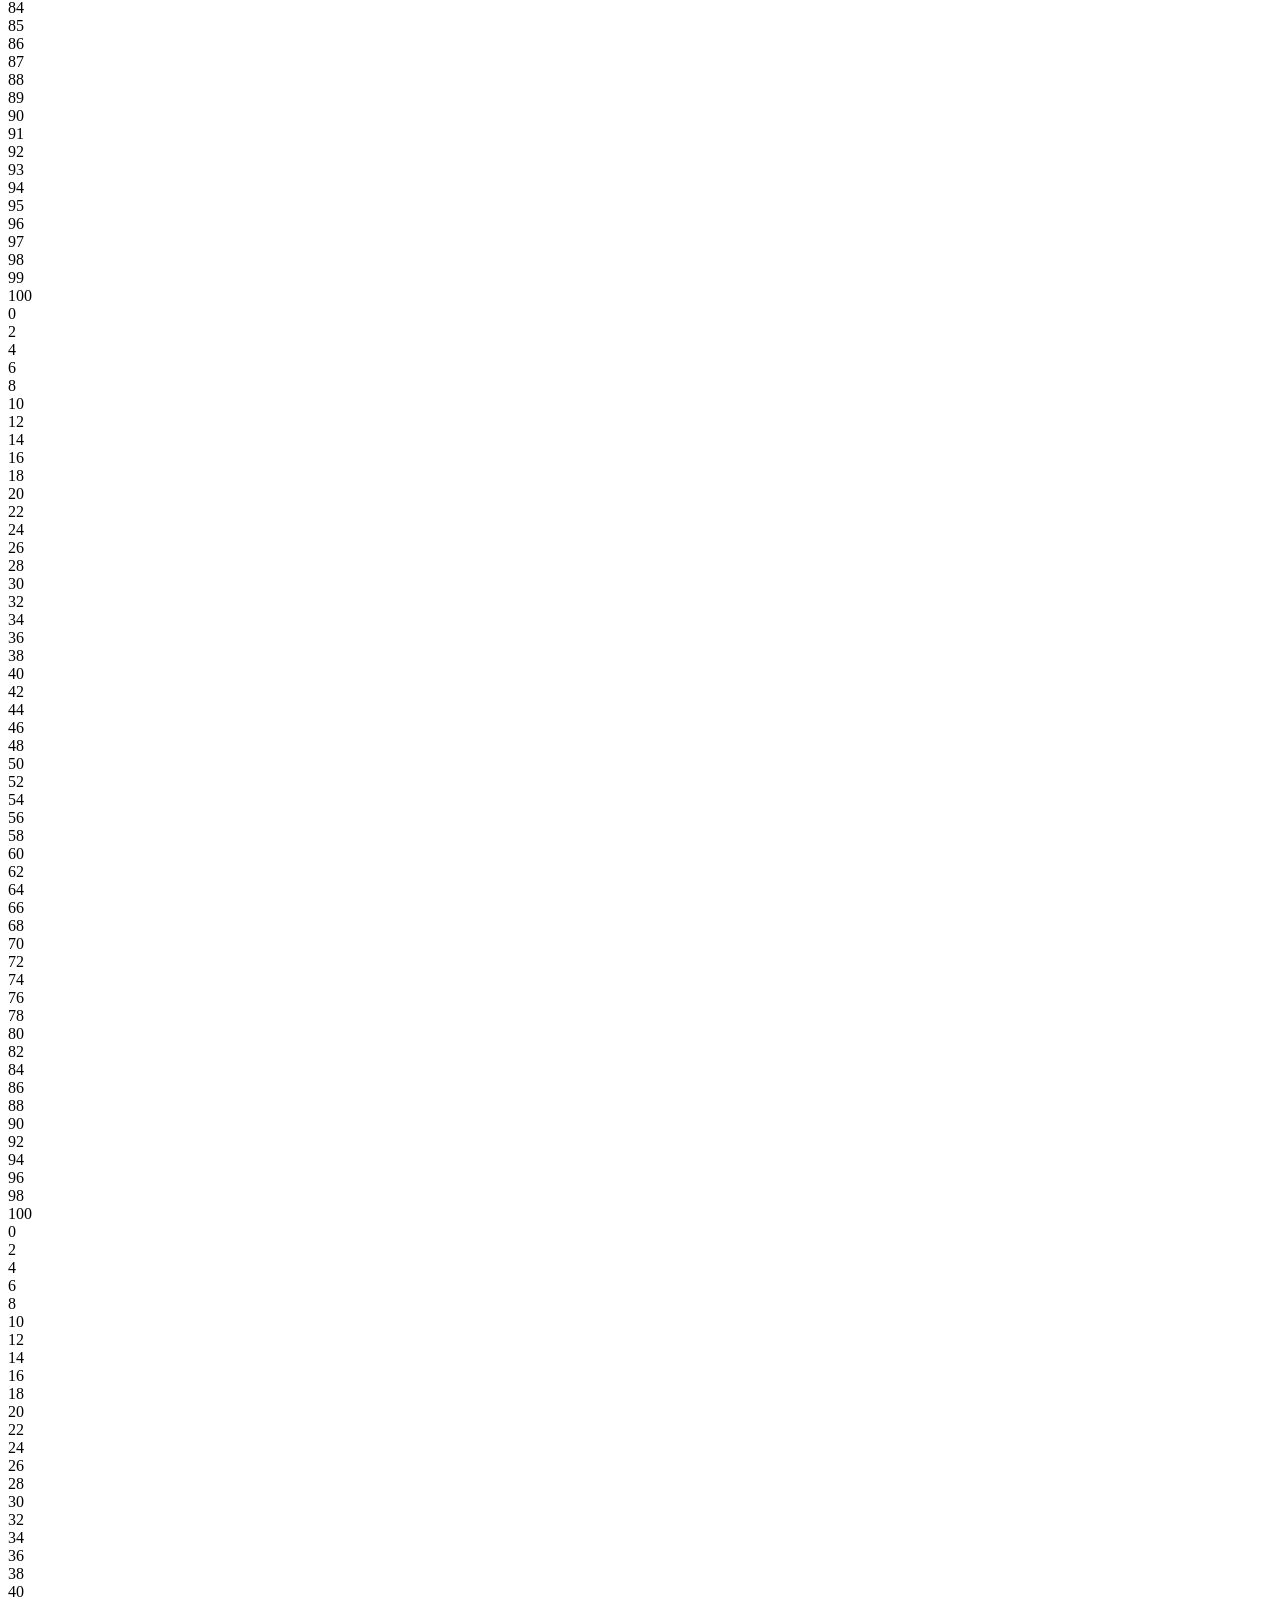
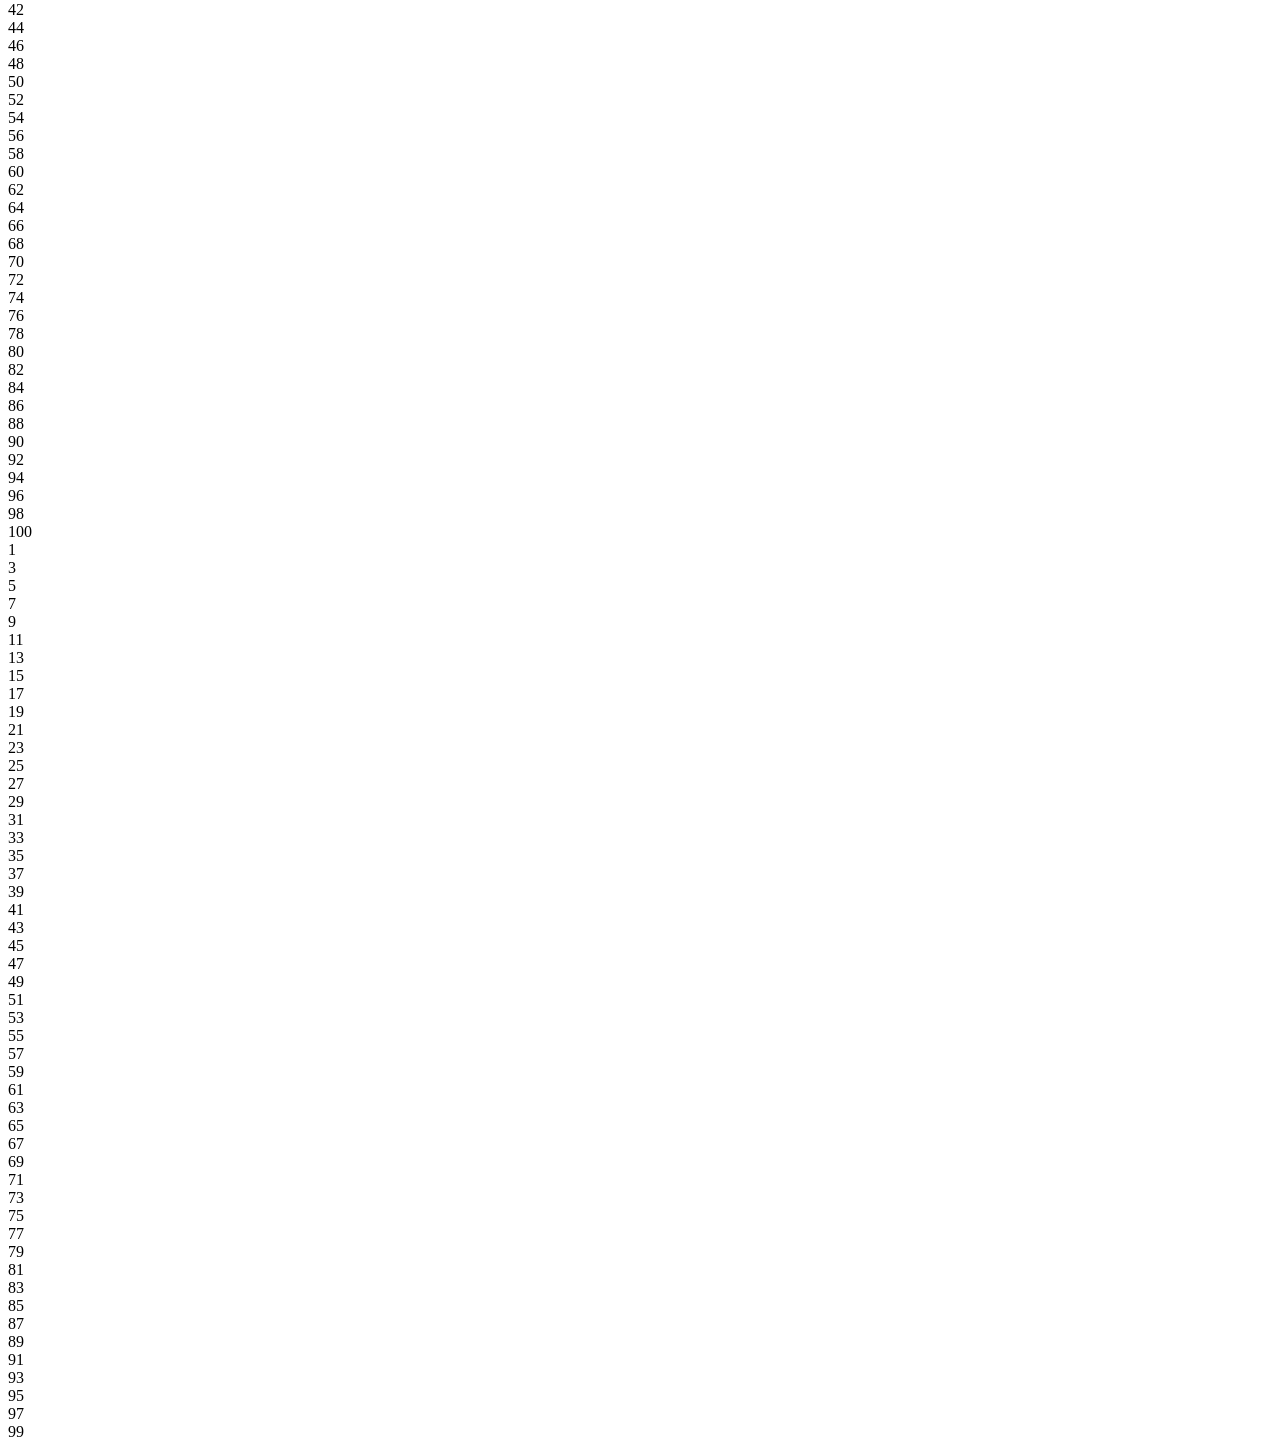
<file: JS/lessons2/homework/index.html>
<!DOCTYPE html>
<html lang="en">

<head>
    <meta charset="UTF-8">
    <meta http-equiv="X-UA-Compatible" content="IE=edge">
    <meta name="viewport" content="width=device-width, initial-scale=1.0">
    <title>Document</title>
</head>

<body>
    <script type="text/javascript" src="main.js"></script>
</body>

</html>
</file>
<file: HTML/lesson1/css/style.css>
body {
    margin: 0;
    padding: 0;
    background: rgb(218, 198, 198);
}

h1,
h2,
p {
    margin: 0;
    padding: 0;
}

img {
    max-width: 100%;
}

a {
    text-decoration: none;
}

.container {
    max-width: 1170px;
    margin: 0 auto;
    padding: 0 20px;
}

.header {
    position: relative;
    background: url('..//img/bg.png') no-repeat;
    background-position: center;
    background-size: cover;
    z-index: 1;
    margin-bottom: 100px;

}

.header::after {
    position: absolute;
    content: '';
    background: linear-gradient(0deg, rgba(23, 16, 16, 0.6), rgb(23 16 16 / 79%));
    width: 100%;
    height: 100%;
    left: 0;
    top: 0;
    z-index: -1;
}

.header__content {
    height: 700px;
    display: flex;
    flex-direction: column;
    justify-content: center;
    align-items: center;
}

.header__title {
    color: #fff;
    font-size: 80px;
    text-transform: uppercase;
    margin-bottom: 10px;
}

.header__subtitle {
    color: #fff;
    font-size: 30px;
}

.character {
    display: flex;
    flex-direction: column;
    justify-content: center;
    text-align: center;
}

.character h2 {
    font-size: 40px;
    text-transform: uppercase;
    margin-bottom: 10px;
}

.character__list {
    list-style: none;
}

.character__list li {
    margin-bottom: 5px;
}

.character__list li>a {
    color: #000000;
    font-size: 30px;
}

.character__list :hover {
    color: #fff;
    background: #000;
}

.bender__content,
.lila__content,
.frai__content,
.emi__content {
    margin-top: 50px;
}

.bender__content h1,
.lila__content h1,
.frai__content h1,
.emi__content h1 {
    font-size: 80px;
    text-transform: uppercase;
    margin-bottom: 10px;
    text-align: center;
}

.bender__inner,
.lila__inner,
.emi__inner,
.frai__inner {
    display: flex;
    justify-content: space-evenly;
}

.bender__inner p,
.lila__inner p,
.emi__inner p,
.frai__inner p {
    max-width: 50%;
    display: flex;
    align-items: center;
}
</file>
<file: HTML/lesson4/css/style.css>
* {
    margin: 0;
    padding: 0;
    font-family: 'Montserrat', sans-serif;
}


h1,
h2,
p {
    margin: 0;
    padding: 0;
}

a {
    text-decoration: none;
}

.container {
    max-width: 1600px;
    margin: 0 auto;
    padding: 0 30px;
}

.btn {
    max-width: 350px;
    display: flex;
    align-items: center;
    justify-content: center;

    height: 60px;
    border-radius: 8px;
}

.intro {
    position: relative;
    padding: 100px 0;
}

.intro__inner {
    display: flex;
    column-gap: 210px;
}

.intro__content {
    max-width: 641px;
}

.intro__content h2 {
    font-weight: 900;
    font-size: 25px;
    text-transform: uppercase;

    color: #ff9638;
}

.intro__content h1 {
    margin: 50px 0 60px;

    font-weight: 900;
    font-size: 30px;
    text-transform: uppercase;

}

.blue {
    color: #3298F2;
}

.color-dark {
    color: #333333;
}

.bold {
    font-weight: 900 !important;
}

.intro__content-text {
    margin-bottom: 80px;
}

.intro__content-text p {
    font-weight: 500;
    font-size: 16px;
}

.intro__content-text p:last-child {
    font-weight: bold;
    margin-top: 30px;
}

.intro__btn {
    background-color: #ff9638;

    font-weight: 900;
}

.intro__slogan p {
    font-weight: 900;
    font-size: 174px;
    text-transform: uppercase;
}

.intro__slogan p:last-child {
    font-size: 71px;
}

.intro__slogan p:nth-child(even) {
    -webkit-text-stroke: 2px #3298F2;
    color: transparent;
}

.start {
    width: 95px;
    height: 95px;
    bottom: 0;
    left: 45%;
}

.start__intro {
    width: 75px;
    height: 75px;

}

.circle {
    border: 2px solid #dfe207;
    border-radius: 100%;
    position: absolute;
    content: '';

    display: flex;
    flex-direction: column;
    align-items: center;
    justify-content: center;
}

.strat__intro-in {
    width: 65px;
    height: 65px;

    background: rgb(99, 99, 99);
    border: 2px solid #ff9638;
}

.strat__intro-in i {
    font-size: 40px;
    color: #fff;

    position: absolute;
    left: 50%;
    top: 50%;
    transform: translate(-50%, -50%);
}
</file>
<file: HTML/lesson4_practice/css/style.css>
* {
    margin: 0;
    padding: 0;
}

body {
    background-color: #fff;
}

.layout {
    position: relative;
}

.container {
    max-width: 1035px;
    margin: 0 auto;
    padding: 0 20px;
}

a {
    text-decoration: none;
}

h1,
h3,
p {
    margin: 0;
    padding: 0;
}

img {
    max-width: 100%;
}

.header {
    border: 1px solid #C4C4C4;
}

.btn {
    font-family: 'Open Sans', sans-serif;
    font-size: 14px;
    line-height: 24px;

    color: #30ABAE;
}

.header__inner {
    height: 66px;

    display: flex;
    justify-content: space-between;
    align-items: center;
}

.nav {
    display: flex;
}

.nav a:nth-child(even) {
    margin: 0 38px 0 56px;
}

.nav a {
    font-family: 'Open Sans', sans-serif;
    font-style: normal;
    font-weight: 300;
    font-size: 18px;

    color: #000000;
}

.nav a:hover {
    font-weight: bold;
}

.social {
    display: flex;
}

.social a:nth-child(even) {
    margin: 0 24px 0;
}

.social i {
    font-size: 20px;
}

.social__facebook i,
.social__twiter i {
    color: #C4C4C4;
}

.social__instagram i {
    color: #30ABAE;
}

.main__title {
    margin-top: 56px;
}

.main__title h1 {
    font-family: 'Playfair Display', serif;
    font-style: normal;
    font-weight: bold;
    font-size: 72px;

    color: #000000;
    text-transform: capitalize;
}

.gray {
    width: 693px;
    height: 656px;
    background: #F2F5F1;
    position: absolute;
    top: 185px;
    z-index: -1;
}

.intro {
    margin-top: 57px;
}

.intro__inner {
    display: flex;
    column-gap: calc((156 / 1035)*100%);
}

.intro__left {
    width: calc((210 / 1035)*100%);
}

.intro__left-title {
    margin-bottom: 15px;

    font-family: 'Playfair Display', serif;
    font-style: normal;
    font-weight: bold;
    font-size: 18px;
    letter-spacing: 0.05em;

    color: #000000;
}

.intro__left-link {
    display: flex;
    flex-direction: column;
}

.intro__left-link input {
    display: none;
}

.intro__left-link label {
    margin-bottom: 10px;
    padding-left: 19px;

    border: 1px solid #E4E4E4;
    box-sizing: border-box;
    border-radius: 50px;
    cursor: pointer;

    font-family: 'Open Sans', sans-serif;
    font-style: normal;
    font-weight: 300;
    font-size: 14px;
    line-height: 19px;
}


.intro__left-link label:hover {
    border: 1px solid #63C0C2
}

.intro__left-link input:checked+label {
    background-color: #E4E4E4;
}

.intro__left-btn {
    margin: 3px 0 0 22px;
}

.intro__right {
    width: calc((672 / 1035)*100%);
}

.intro__right {
    padding-top: 37px;
}

.intro__right-inner {
    display: flex;
    column-gap: 69px;
}

.elemets h3 {
    margin: 17px 0 15px;

    font-family: 'Playfair Display', serif;
    font-style: normal;
    font-weight: bold;
    font-size: 21px;
    color: #000000;
    text-align: center;
}

.author {
    margin-bottom: 31px;
    display: flex;
    column-gap: 13px;
    align-items: center;
    justify-content: center;
}

.mark {
    width: 5px;
    height: 5px;
    background: #C4C4C4;
    border-radius: 100%
}

.author p {
    font-family: 'Open Sans', sans-serif;
    font-size: 12px;

    color: #C0C0C0;

}

.elemets>p {
    margin-bottom: 35px;
    padding-top: 29px;
    border-top: 1px solid #ED8651;

    font-family: 'Open Sans', sans-serif;
    font-style: normal;
    font-weight: 300;
    font-size: 14px;

    color: #000000;
}

.intro__right-btn,
.gallery-btn {
    display: flex;
    align-items: center;
    justify-content: flex-end;
    column-gap: 15px;
}

.gallery__inner {
    margin-top: 120px;

    display: flex;
    column-gap: 98px;
}

.pagination {
    background-color: #F2F5F1;
}

.pagination__inner {
    height: 115px;
    margin-top: 94px;
    display: flex;
    justify-content: center;
    align-items: center;
    column-gap: 78px;
}

.arrow_left,
.arrow_right {
    width: 22.5px;
    height: 22.5px;

    border-radius: 100%;

    display: flex;
    flex-direction: column;
    justify-content: center;
    align-items: center;

    cursor: pointer;
}

.arrow_left i,
.arrow_right i {
    color: #fff;
}

.arrow_left {
    background-color: #C4C4C4;

}

.arrow_right {
    background-color: #30ABAE;
}

.number {
    display: flex;
    column-gap: 24px;
}

.number__link {
    font-family: 'Open Sans', sans-serif;
    font-style: normal;
    font-weight: 300;
    font-size: 18px;

    color: #AAAAAA;
}

.active {
    font-weight: bold;
}

.footer {
    height: 85px;
    background-color: #16595A;
}
</file>
<file: HTML/lessons5/css/style.css>
* {
    margin: 0;
    padding: 0;
    font-family: 'Montserrat', sans-serif;
}


h1,
h2,
p {
    margin: 0;
    padding: 0;
}

a {
    text-decoration: none;
}

.container {
    max-width: 1600px;
    margin: 0 auto;
    padding: 0 10px;
}

.btn {
    max-width: 300px;
    display: flex;
    align-items: center;
    justify-content: center;

    height: 60px;
    border-radius: 8px;
}

.header {
    position: relative;
    border-bottom: 2px solid #3298F2;
}

.header__inner {
    height: 93px;
    display: flex;
    align-items: center;
    justify-content: space-between;
}

.header__inner-flex {
    display: flex;
    align-items: center;
    column-gap: 20px;
}

.header__logo {
    width: 175px;
}

.active .nav {
    left: 0;

}

.nav {
    display: none;
    column-gap: 20px;
    z-index: 1;
}

.nav__link {
    font-size: 14px;
    color: #000000;
    text-transform: uppercase;
    font-weight: 500;
}

.header__btn {
    display: none;
    padding: 0 50px;
    background: transparent;
    border: 2px solid #3298F2;
    color: #3298F2;

    font-weight: 900;
}

.menu-button {
    width: 60px;
    height: 60px;
    position: absolute;
    top: 50%;
    transform: translateY(-50%);
    right: 20px;
    display: flex;
    flex-direction: column;
    align-items: center;
    justify-content: center;

    cursor: pointer;
}

.menu-button span {
    width: 80%;
    height: 4px;

    background: #3298F2;
    border-radius: 10px;
    position: relative;
    transition-property: background;
    transition-duration: .4s;
}

.menu-button span::after,
.menu-button span::before {
    width: 100%;
    height: 100%;

    background: #3298F2;
    border-radius: 10px;

    position: absolute;
    content: '';
    transition-duration: .3s;
}

.menu-button span::after {
    top: -10px;
    transition-property: top transform;

}

.menu-button span::before {
    bottom: -10px;
    transition-property: bottom transform;

}


.active .menu-button span {
    background: transparent;
    transition-property: background;
    transition-duration: .3s;
}

.active .menu-button span::after {
    top: 0;
    transform: rotate(-45deg);
    transition-duration: .3s;
    transition-property: top transform;

}

.active .menu-button span::before {
    bottom: 0;
    transform: rotate(45deg);
    transition-duration: .3s;
    transition-property: bottom transform;
}

.intro {
    position: relative;
    padding: 50px 0 100px;
}

.intro__inner {
    display: flex;
    flex-direction: column;
    row-gap: 50px;
    column-gap: 0px;
    align-items: center;
}

.intro__content {
    max-width: 641px;
}

.intro__content h2 {
    font-weight: 900;
    font-size: 20px;
    text-transform: uppercase;

    color: #ff9638;
}

.intro__content h1 {
    margin: 25px 0 30px;

    font-weight: 900;
    font-size: 23px;
    text-transform: uppercase;

}

.blue {
    color: #3298F2;
}

.color-dark {
    color: #333333;
}

.bold {
    font-weight: 900 !important;
}

.intro__content-text {
    margin-bottom: 60px;
}

.intro__content-text p {
    font-weight: 500;
    font-size: 16px;
}

.intro__content-text p:last-child {
    font-weight: bold;
    margin-top: 30px;
}

.intro__btn {
    margin: 0 auto;
    background-color: #ff9638;
    font-weight: 900;
}

.intro__slogan {
    display: none;
}

.intro__slogan p {
    font-weight: 900;
    font-size: 115px;
    text-transform: uppercase;
}

.intro__slogan p:first-child {
    font-size: 130px;
}

.intro__slogan p:last-child {
    font-size: 50px;
}

.intro__slogan p:nth-child(even) {
    -webkit-text-stroke: 2px #3298F2;
    color: transparent;
}

.start {
    width: 95px;
    height: 95px;
    bottom: 100px;
    left: 40%;


}

.start__intro {
    width: 75px;
    height: 75px;

}

.circle {
    border: 2px solid #dfe207;
    border-radius: 100%;
    position: absolute;
    content: '';

    display: none;
    flex-direction: column;
    align-items: center;
    justify-content: center;
}

.strat__intro-in {
    width: 65px;
    height: 65px;

    background: rgb(99, 99, 99);
    border: 2px solid #ff9638;
}

.strat__intro-in i {
    font-size: 40px;
    color: #fff;

    position: absolute;
    left: 50%;
    top: 50%;
    transform: translate(-50%, -50%);
}

.video {
    width: 300px;
    height: 181px;
    display: flex;
    border-radius: 10px;
}

/* @media */
@media (min-width: 420px) {
    .header__logo {
        width: 234px;
    }

    .video {
        width: 400px;
        height: 220px;
    }

    .intro__content h2 {
        font-size: 25px;
    }

    .intro__content h1 {
        font-size: 30px;
    }

    .btn {
        max-width: 350px;
    }
}

@media (min-width: 600px) {
    .video {
        width: 560px;
        height: 315px;
    }
}

@media (max-width: 1170px) {
    .nav {
        width: 100%;
        height: 93vh;
        top: 93px;
        left: -100%;
        background-color: #3298F2;
        position: absolute;
        display: flex;
        flex-direction: column;
        align-items: center;
        row-gap: 20px;
        padding: 20px 0 0;

        transition-duration: .5s;
        transition-timing-function: linear;
    }
}

@media (min-width: 1170px) {
    .nav {
        display: flex;
    }

    .header__btn {
        display: flex;
    }

    .menu-button {
        display: none;
    }

    .intro__inner {
        display: flex;
        flex-direction: row;
        row-gap: 0;
        column-gap: 210px;
        align-items: center;
    }

    .intro__slogan {
        display: block;
    }

    .video {
        display: none;
    }

    .circle {
        display: flex;
    }

    .intro__btn {
        margin: 0 0;
    }
}

@media (min-width: 1400px) {
    .nav__link {
        font-size: 20px;
    }

    .header__inner-flex {
        column-gap: 50px;
    }

    .intro__slogan p {
        font-size: 149px;
    }

    .intro__slogan p:first-child {
        font-size: 170px;
    }

    .intro__slogan p:last-child {
        font-size: 63px;
    }

}

@media (min-width: 1560px) {
    .intro__slogan p {
        font-size: 174px;
    }

    .intro__slogan p:first-child {
        font-size: 201px;
    }

    .intro__slogan p:last-child {
        font-size: 74px;
    }

    .intro__content h1 {
        margin: 50px 0 60px;
    }

    .intro__content-text {
        margin-bottom: 80px;
    }
}
</file>
<file: HTML/lessons6/css/style.css>
/* font-family: 'Montserrat', sans-serif; */
* {
    margin: 0;
    padding: 0;
}

::-webkit-scrollbar {
    margin: 16px 0 14px;
    width: 5px;
    background-color: #DADADA;
    border-radius: 100px;
}

::-webkit-scrollbar-thumb {
    background-color: #D1535F;
    border-radius: 100px;
}

h1,
h2,
p {
    margin: 0;
    padding: 0;
}

a {
    text-decoration: none;
}

img {
    max-width: 100%;
}

.btn {
    box-sizing: border-box;
    border: 1px solid #CB3B48;
    background-color: #CB3B48;

    font-family: 'Montserrat', sans-serif;
    font-style: normal;
    font-weight: 500;
    font-size: 10px;


    color: #FFFFFF;
}

.btn:hover {
    background-color: #FFFFFF;
    box-shadow: 0px 0px 20px rgba(255, 255, 255, 0.5);
    color: #CB3B48;
}

.layout {
    background-color: #222220;
}

.container {
    max-width: 1190px;
    margin: 0 auto;
    padding: 0 10px;
}

.header {
    padding: 9px 0 8px;

}

.header__inner {
    height: 44px;
    display: flex;
    justify-content: space-between;
    align-items: center;
    column-gap: 23px;
}



.header__sidebar {
    display: flex;
    column-gap: 23px;
}


.header__logo {
    width: 174px;
    height: 37px;
}

.nav {
    display: flex;
    align-items: center;
    column-gap: 25px;
    flex-direction: row;

}


.nav__link {
    font-family: 'Montserrat', sans-serif;
    font-style: normal;
    font-weight: normal;
    font-size: 18px;
    color: #FFFFFF;
}

.nav__link:hover {
    color: #CB3B48;
}

.drop-menu-btn {
    position: relative;
}

.drop-menu {
    width: 172px;
    height: 72px;
    padding: 0 9px 0 13px;
    display: none;
    top: 30px;
    flex-direction: column;
    background-color: #222220;
    box-shadow: 0px 0px 15px rgba(0, 0, 0, 0.5);
    border-radius: 5px;
    position: absolute;
    z-index: 999;
    transition-duration: .1s;

}

.drop-menu-btn:hover .drop-menu {
    display: flex;

}

.drop-menu-btn:hover .nav {
    overflow: visible;

}

.drop-menu-btn:hover .pd {
    padding-bottom: 10px;
    box-sizing: border-box;
}

.drop-menu>.nav__link {
    padding: 5px 0 12px;
    box-sizing: border-box;
    font-size: 16px;
    line-height: 19px;
}

.drop-menu>.nav__link:first-child {
    padding: 11px 0 5px;
    border-bottom: 1px solid #2F2F2F;

}

.header__phone {
    display: flex;
    align-items: center;
    background: #1B1B1B;
    box-shadow: 0px 0px 15.1515px rgba(189, 45, 67, 0.5);
    border-radius: 7.57576px;
    box-sizing: border-box;
    height: 40px;
}

.header__phone:hover {
    background-color: #CB3B48;
}

.header__phone i {
    color: #FFF;
    transform: scale(-1, 1);
    padding: 0 11px;
    font-size: 24px;
}


.header__btn {
    display: none;
    padding: 15px 18px 9.17px;
    border-radius: 5px;
    text-transform: uppercase;
}


.intro {
    padding: 31px 0 63px;
    background: url('../img/inner_bg.png') no-repeat center;
    background-size: cover;
    overflow: hidden;

}

.intro__title {
    margin-bottom: 33px;
    font-family: 'Montserrat', sans-serif;
    font-style: normal;
    font-weight: bold;
    font-size: 30px;
    text-transform: uppercase;

    color: #FFFFFF;
}

.intro__inner {
    display: flex;
    column-gap: 18px;
    position: relative;
    width: 800px;
}



.intro__elemets {
    position: relative;
}



.more {
    width: 100%;
    height: 100%;
    left: 0;
    top: 0;
    background: rgba(255, 255, 255, 0.9);
    border-radius: 30.0505px;
    position: absolute;
    content: '';
    display: none;
    align-items: center;
    justify-content: center;

    font-family: 'Montserrat', sans-serif;
    font-style: normal;
    font-weight: bold;
    font-size: 15px;
    text-transform: uppercase;

    text-shadow: 0px 0px 30px rgba(199, 67, 79, 0.52);
    color: #C7434F;
    z-index: 9999;
}

.intro__elemets:hover .more {
    display: flex;
}

.arrow {
    position: absolute;
    top: 50%;
    transform: translateY(-50%);
}

.fa-chevron-right,
.fa-chevron-left {
    display: none;
    position: absolute;
    content: '';
    top: 50%;
    transform: translateY(-50%);
    font-size: 50px;
    cursor: pointer;
}

.fa-chevron-right {
    left: 105%;
}

.fa-chevron-left {
    right: 105%;
}

.fa-chevron-left:hover,
.fa-chevron-right:hover {
    color: #FFFFFF;
}

.filter {
    margin-top: 27px;
}

.filter__title {
    display: flex;
    column-gap: 15px;
    margin-bottom: 32px;
}

.filter__title a {
    font-family: 'Montserrat', sans-serif;
    font-style: normal;
    font-weight: bold;
    font-size: 15px;
    text-transform: uppercase;
    color: #505050;
}

.filter__title a:hover {
    color: #CB3B48;
}

#active {
    color: #FFFFFF;
}

.filter__inner {
    display: flex;
    column-gap: 15px;
    margin-bottom: 34px;
    justify-content: space-between;
    position: relative;
}

.filter__elemets {
    display: flex;
    flex-direction: column;
    width: unset;
    order: 2;
}

.filter__elements_ihtem {
    display: flex;
    column-gap: 25px;
    order: 2;
}

.filter__elements_ihtem-next {
    display: flex;
    order: 2;
    column-gap: 41px;
    margin-top: 6px;
}

.filter__elements_ihtem a,
.filter__elements_ihtem-next a {
    font-family: 'Montserrat', sans-serif;
    font-style: normal;
    font-weight: normal;
    font-size: 18px;

    color: #FFFFFF;
}

.filter__elements_ihtem a:hover,
.filter__elements_ihtem-next a:hover {
    color: #CB3B48;
}

.filter__search {
    position: relative;
    display: flex;
    width: unset;
    order: 1;
}

.filter__search input {
    width: 100%;
    height: 50px;
    border: 1px solid #B7B7B7;
    padding-left: 23px;

    border-right: 0;
    background: transparent;
    box-sizing: border-box;
    border-radius: 5px;
    outline: none;


    font-family: 'Montserrat', sans-serif;
    font-style: normal;
    font-weight: normal;
    font-size: 16px;
    color: #B7B7B7;
}

.filter__search-icon {
    width: 50px;
    height: 50px;

    box-shadow: 0px 0px 15px #CB3B48;
    border-radius: 0px 5px 5px 0px;

    display: flex;
    flex-direction: column;
    align-items: center;
    justify-content: center;

    position: absolute;
    right: 0;
    top: 0;
    cursor: pointer;
}

.filter__search-icon i {
    color: #fff;
    font-size: 25px;
}

.filter__search-icon:hover .fa-search {
    color: #CB3B48;
}

.filter__search-icon:hover {
    border: none;
}

.filter__control {
    display: flex;
    column-gap: 32px;
    margin: 0 0 19px;
    order: 1;
}

.filter__dropdown {
    box-shadow: 0px 0px 14.9668px #CB3B48;
    border-radius: 4.98894px;
}

.filter__dropdown {
    padding: 12px 19px;

    display: flex;
    align-items: center;
    column-gap: 16px;

    cursor: pointer;
    position: relative;
}

.filter__drop-menu {
    width: 253px;
    height: 265px;
    padding: 18px 0 16px 12px;
    background-color: #fff;
    display: flex;
    flex-direction: column;
    row-gap: 14px;
    box-sizing: border-box;
    border-radius: 10px;
    top: 55px;
    right: 0;
    position: absolute;
    opacity: 0;

    overflow-y: scroll;
    z-index: -1;

}

.active .filter__drop-menu {
    transition-property: opacity;
    transition-duration: .5s;
    opacity: 1;
    z-index: 999;
}

.filter__drop-menu p {
    font-family: 'Montserrat', sans-serif;
    font-style: normal;
    font-weight: 600;
    font-size: 18px;
    color: #222220;

}

.filter__drop-menu p:hover {
    color: #CB3B48;

}


.filter__select {
    padding: 11px 12px 10px 24px;
    border: 1px solid #CB3B48;
    box-sizing: border-box;
    filter: drop-shadow(0px 0px 10px #CB3B48);
    border-radius: 100px;

    display: none;
    align-items: center;
    column-gap: 14px;
}

.filter__select p {
    font-family: 'Montserrat', sans-serif;
    font-style: normal;
    font-weight: normal;
    font-size: 16px;
    text-transform: uppercase;

    color: #FFFFFF;
}

.filter__select span {
    width: 12px;
    height: 12px;

    position: relative;
    display: flex;
    align-items: center;
    justify-content: center;
    cursor: pointer;
}

.filter__select span::after,
.filter__select span::before {
    width: 12px;
    height: 1px;
    background-color: #696969;
    position: absolute;
    content: '';
}

.filter__select span::after {
    transform: rotate(45deg);
}

.filter__select span::before {
    transform: rotate(-45deg);
}

.filter__select:hover ::after,
.filter__select:hover ::before {
    background-color: #6DAB58;
}


.filter__select:hover p {
    color: #6DAB58;
}

.filter__select:hover {
    border-color: #6DAB58;

}

.content__inner {
    display: grid;
    justify-content: center;
    grid-template-areas:
        "post-1 post-8"
        "post-4 post-8"
        "post-7 post-9"
        "post-5 post-2";
    grid-template-columns: repeat(2, 145px);
    grid-column-gap: 10px;
    grid-row-gap: 10px;
}

.post-1 {
    grid-area: post-1;
}

.post-2 {
    grid-area: post-2;
}

.post-3 {
    display: none;
    grid-area: post-3;
}

.post-4 {
    grid-area: post-4;
}

.post-5 {
    grid-area: post-5;
}

.post-6 {
    display: none;
    grid-area: post-6;
}

.post-7 {
    grid-area: post-7;
}

.post-8 {
    grid-area: post-8;
}

.post-9 {
    grid-area: post-9;
}

.content__elemets {
    padding: 9px 6px 19px;

    background: url('../img/content-elemets-bg.png') center no-repeat;
    background-size: cover;
    position: relative;

    border-radius: 30px;
    z-index: 1;
}

.content__elemets::after {
    width: 100%;
    height: 100%;
    background-color: #0006;
    border-radius: 8px;
    top: 0;
    left: 0;
    position: absolute;
    content: '';
    z-index: -1;
}

.content__elemets::before {
    width: 80px;
    height: 3px;
    position: absolute;
    content: '';
    bottom: 0;
    left: 50%;
    transform: translateX(-50%);

    background-color: #CB3B48;
    border-radius: 25px 25px 0px 0px;
}

.content__elemets-title {
    margin-bottom: 8px;
    font-family: 'Montserrat', sans-serif;

    font-style: normal;
    font-weight: bold;
    font-size: 11px;
    text-transform: uppercase;

    color: #FFFFFF;
}

.content__elemets-description {
    margin-bottom: 7px;
    font-family: 'Montserrat', sans-serif;
    font-style: normal;
    font-weight: 500;
    font-size: 8px;

    color: #CB3B48;
}

.content__elemets-block {
    display: flex;
    flex-direction: column;
    justify-content: space-between;

    row-gap: 12px;
    align-items: unset;
}

.content__elemets-block p {
    font-family: 'Montserrat', sans-serif;
    font-style: normal;
    font-weight: 400;
    font-size: 9px;
    text-transform: uppercase;

    color: #FFFFFF;
}

.content__elemets-block span {
    font-weight: 700;
    font-size: 16px;
}

.content__elemets-btn {
    padding: 5px 34px 6px;
    border: 1px solid #CB3B48;
    box-sizing: border-box;
    border-radius: 0px;

    text-transform: uppercase;

    color: #FFFFFF;
}

.content__elemets-img img {
    position: relative;
    top: 5px;
    border-radius: 8px 8px 0px 0px;
}

.content__elemets-img .content__elemets {
    border-radius: 0 0 8px 8px;
}

.content__elemets-img .content__elemets::after {
    border-radius: 0 0 8px 8px;
}

.content__btn {
    padding: 14px 33px 14px 34px;
    margin: 31px auto 25px;
    display: block;

    background: #CB3B48;
    box-shadow: 0px 0px 14.9668px #CB3B48;
    border-radius: 100px;

    cursor: pointer;
}


.footer {
    padding: 34px 0 16px;
    background: url('../img/footre_bg.png') no-repeat center;
    background-size: cover;
    position: relative;
    z-index: 1;
}

.footer::after {
    width: 100%;
    height: 100%;
    top: 0;
    left: 0;
    background: #00000036;
    position: absolute;
    content: '';
    z-index: -1;
}

.footer__privacy-logo {
    width: 145px;
    height: 31px;
}

.footer__inner {
    display: flex;
    justify-content: space-between;
}

.footer__privacy {
    display: flex;
    flex-direction: column;
    row-gap: 26px;

}

.footer__privacy-menu {
    display: flex;
    flex-direction: column;
    column-gap: 40px;
    row-gap: 19px;
}

.footer__privacy_nav {
    display: flex;
    flex-direction: column;
    row-gap: 15px;
}

.footer__privacy_nav-block {
    display: flex;
    column-gap: 22px;
    text-align: left;
}


.footer__privacy_nav-block a {
    width: unset;
    font-family: 'Montserrat', sans-serif;
    font-style: normal;
    font-weight: normal;
    font-size: 10px;

    color: #DCDCDC;
}

.footer__privacy_nav-block a:hover {
    color: #CB3B48;
}

.footer__privacy-inner {
    display: flex;
    column-gap: 30px;
    row-gap: 9px;
    flex-direction: column;
}

.footer__privacy-contract {
    display: flex;
    column-gap: 21px;
}

.footer__privacy-contract a,
.footer__privacy-inner p {
    font-family: 'Montserrat', sans-serif;
    font-style: normal;
    font-weight: normal;
    font-size: 9px;
    color: #9C9C9C;

}

.footer__privacy-contract a:hover {
    color: #ffffff;
}

.footer__privacy-contract a {
    text-decoration-line: underline;
}

.footer__contacts>a {
    margin-bottom: 3px;
    font-family: 'Montserrat', sans-serif;
    font-style: normal;
    font-weight: bold;
    font-size: 12px;
    text-align: right;

    color: #BD2D43;
}

.footer__contacts>a:hover {
    color: #ffffff;
}

.footer__contacts p {
    margin-bottom: 16px;
    font-family: 'Montserrat', sans-serif;
    font-style: normal;
    font-weight: normal;
    font-size: 6px;
    text-align: right;

    color: #8F8F8F
}

.footer__contacts_social {
    display: flex;
    column-gap: 15px;
    justify-content: flex-end;
}

.footer__contacts_social-icons {
    width: 28px;
    height: 28px;
    background-color: #101010;
    border-radius: 100%;
    display: flex;
    align-items: center;
    justify-content: center;
    cursor: pointer;
}

.footer__contacts_social-icons:hover {
    background-color: #ffffff;
}

.footer__contacts_social-icons i {
    color: #BD2D43;
}



/* mobile */
.mobile_btn {
    width: 40px;
    height: 40px;
    display: flex;
    background-color: #1B1B1B;
    box-shadow: 0px 0px 12.1212px rgba(189, 45, 67, 0.5);
    border-radius: 6.06061px;
    align-items: center;
    justify-content: center;
    cursor: pointer;
}

.mobile_btn:hover {
    background-color: #CB3B48;
}

.mobile_btn span {
    width: 14.77px;
    height: 1.97px;
    background-color: #FFFFFF;
    position: relative;
    border-radius: 121.212px;

    display: flex;
    flex-direction: column;
    align-items: center;
}

.mobile_btn span::before,
.mobile_btn span::after {
    width: 22.65px;
    height: 1.97px;
    background: #FFFFFF;
    border-radius: 121.212px;
    position: absolute;
    content: '';

}

.mobile_btn span::before {
    top: 12px;
    transition-property: top, transform;
    transition-duration: 300ms, 0ms;
}

.mobile_btn span::after {
    bottom: 12px;
    transition-property: bottom, transform;
    transition-duration: 300ms, 0ms;
}

.active .nav {
    left: 0;
    transition: .3s linear;
}


.active .mobile_btn span::before {
    top: 0;
    transform: rotate(45deg);
    transition-property: top, transform;
    transition-duration: 0s, 300ms;

}

.active .mobile_btn span::after {
    bottom: 0;
    transform: rotate(-45deg);
    transition-property: top, transform;
    transition-duration: 0s, 300ms;

}

.active .mobile_btn span {
    background: transparent;

}

.filter__elemets-open {
    max-width: 136px;
    display: flex;
    align-items: center;
    padding: 12px 19px;
    box-sizing: border-box;
    column-gap: 16px;
    cursor: pointer;

    box-shadow: 0px 0px 14.9668px #cb3b48;
    border-radius: 4.98894px;
    order: 2;
}

.filter__elemets-open p {
    font-family: 'Montserrat', sans-serif;
    font-style: normal;
    font-weight: normal;
    font-size: 14px;
    text-align: right;
}


/* @media */

@media (min-width:480px) {
    .header__logo {
        width: 237px;
        height: 44px;
    }

    .header__inner {
        column-gap: 0;
    }



    .header__sidebar {
        column-gap: 42px;
    }

    .content__inner {
        grid-template-columns: repeat(2, 200px);
        grid-column-gap: 25px;

    }

    .footer__contacts_social-icons {
        width: 30px;
        height: 30px;
    }
}

@media (min-width:540px) {
    .footer__privacy_nav-block a {
        font-size: 15px;
    }

    .footer__privacy-logo {
        width: 280px;
        height: 55px;
    }

    .footer__contacts>a {
        margin-bottom: 5px;
        font-size: 24px;
    }

    .footer__contacts p {
        margin-bottom: 14px;
        font-size: 12px;
    }

    .footer__privacy_nav-block a {
        width: 82px;
    }
}

@media (min-width:720px) {
    .footer__privacy_nav-block a {
        font-size: 16px;
    }

    .footer__privacy-contract a,
    .footer__privacy-inner p {
        font-size: 14px;
    }
}

@media (min-width:820px) {
    .header {
        padding: 41px 0 59px;

    }

    .mobile_btn {
        display: none;
    }

    .mobile__btn {
        display: none;
    }

    .header__btn {
        display: block;
    }

    .intro__inner {
        display: flex;
        column-gap: 18px;
        position: relative;
        width: unset;
    }

    .filter__title a {
        font-size: 30px;

    }

    .filter__title {
        column-gap: 39px;

    }

    .content__inner {
        grid-template-columns: repeat(2, 320px);
        grid-row-gap: 41px;
    }

    .content__elemets-title {
        margin-bottom: 11px;
        font-size: 22px;
    }

    .content__elemets-description {
        margin-bottom: 19px;
        font-size: 16px;

    }

    .content__elemets-block {
        flex-direction: row;
        row-gap: 12px;
        align-items: center;
    }

    .content__elemets-block span {
        font-size: 36px;
    }

    .content__elemets-block p {
        font-size: 16px;
    }

    .content__elemets-btn {
        padding: 12px 21px;
        border-radius: 5px;
    }

    .btn {
        font-size: 14px;
    }

    .content__elemets::before {
        width: 210px;
        height: 9px;
    }

    .content__elemets {
        padding: 20px 8px 34px 15px;
    }

    .content__btn {
        margin: 73px auto 89px;
    }

    .footer__privacy-logo {
        width: 320px;
        height: 69px;
    }

    .footer__privacy_nav-block {
        column-gap: 87px;
    }
}

@media (max-width:820px) {
    .nav {
        width: 100%;
        height: 100%;
        padding-top: 26px;
        background-color: rgba(27, 27, 27, 0.95);
        position: absolute;
        top: 61px;
        left: -100%;
        flex-direction: column;
        row-gap: 27px;
        z-index: 999;
        transition: .3s linear;
    }

    .mobile__btn {
        display: flex;
        padding: 15px 18px 9.17px;
        border-radius: 5px;
        text-transform: uppercase;
    }



}

@media (min-width:960px) {
    .more {
        font-size: 24px;
    }
}

@media (max-width:1080px) {

    .active_menu .filter__elements_ihtem,
    .active_menu .filter__elements_ihtem-next {
        flex-direction: column;
        row-gap: 14px;
    }

    .active_menu .scroll {
        transition-property: opacity;
        transition-duration: .5s;
        opacity: 1;
        z-index: 999;
    }

    .active_menu .filter__elements_ihtem a,
    .active_menu .filter__elements_ihtem-next a {
        font-family: 'Montserrat', sans-serif;
        font-style: normal;
        font-weight: normal;
        font-size: 18px;

        color: #222220;
    }

    .active_menu .filter__elements_ihtem a:hover,
    .active_menu .filter__elements_ihtem-next a:hover {
        color: #CB3B48;
    }


    .scroll {
        width: 253px;
        height: 265px;

        position: absolute;
        row-gap: 30px;
        padding: 18px 0 16px 12px;
        background-color: #fff;

        box-sizing: border-box;
        border-radius: 10px;
        top: 125px;
        right: 0;
        opacity: 0;
        overflow-y: scroll;
        z-index: -1;
    }

    .filter__elements_ihtem-next {
        margin-top: 27px;
    }
}

@media (min-width:1080px) {
    .filter__select {
        display: flex;
    }

    .filter__elements_ihtem,
    .filter__elements_ihtem-next {
        order: 1;
    }

    .filter__control {
        margin: 34px 0 0;
        order: 2;
    }

    .filter__elemets {
        order: 1;
        width: calc((886/1190)*100%);
    }

    .filter__search {
        order: 2;
        width: calc((271 / 1190)*100%);
    }

    .filter__inner {
        justify-content: unset;
    }

    .filter__drop-menu {
        left: 0;
    }

    .filter__elemets-open {
        display: none;
    }

    .post-3 {
        display: block;
        grid-area: post-3;
    }

    .post-6 {
        display: block;
        grid-area: post-6;
    }

    .content__inner {
        grid-template-areas:
            "post-1 post-2 post-3"
            "post-4 post-5 post-6"
            "post-7 post-8 post-9";
        grid-template-columns: repeat(3, 320px);
    }

    .footer__privacy-menu {
        flex-direction: row;
    }

    .footer__privacy-inner {
        flex-direction: row;
    }

}

@media (min-width:1400px) {

    .fa-chevron-right,
    .fa-chevron-left {
        display: block;
    }

    .filter__elements_ihtem {
        column-gap: 45px;
    }

    .filter__elements_ihtem-next {
        column-gap: 61px;
    }

    .filter__inner {
        column-gap: 33px;
    }

    .content__inner {
        grid-template-columns: repeat(3, 380px);
        justify-content: unset;
    }

    .content__elemets {
        padding: 20px 21px 34px 33px;
    }

    .footer__privacy-menu {
        column-gap: 134px;
    }

    .footer__privacy-inner {
        column-gap: 100px;

    }
}
</file>
<file: HTML/lesson 3/task1/css/style.css>
body {
    margin: 0;
    padding: 0;
    background: #fff;
}

h1,
h2,
p,
ul {
    margin: 0;
    padding: 0;
}

img {
    max-width: 100%;
}

a {
    text-decoration: none;
}

.container {
    max-width: 1170px;
    margin: 0 auto;
    padding: 0 20px;
}


.header {
    width: 100%;
    background: #fff;
    position: fixed;
    z-index: 1;
}

.header__inner {
    display: flex;
    justify-content: space-between;
    align-items: center;

    padding: 30px 0;

}

.header__logo {
    font-family: 'Montserrat', sans-serif;
    font-size: 50px;
    text-transform: uppercase;
}

.nav {
    display: flex;
    flex-direction: row;
}

.nav__link {
    margin-left: 40px;

    font-family: 'Montserrat', sans-serif;
    font-size: 25px;
    text-transform: uppercase;
    color: #000;
}

.nav__link:first-child {
    margin-left: 0;
}

.intro {
    padding-top: 130px;
}

.intro img {
    display: block;
    margin: 0 auto;
}

.summary {
    padding: 40px 0 100px;
    background: #fed966;
}

.action {
    height: 520px;
    background: #f3f7f8;
    position: relative;
}

.action img {
    border-radius: 10px;
    -webkit-box-shadow: 0px 5px 10px 2px rgba(34, 60, 80, 0.2);
    -moz-box-shadow: 0px 5px 10px 2px rgba(34, 60, 80, 0.2);
    box-shadow: 0px 5px 10px 2px rgba(34, 60, 80, 0.2);

    position: absolute;
    top: -10%;
    left: 50%;
    transform: translateX(-50%);
}

.action p {
    padding: 0 50px 20px;
    position: absolute;
    bottom: 0;

    text-align: center;
    font-family: 'Montserrat', sans-serif;
    font-weight: 500;
    font-size: 20px;
}

.information__inner {
    display: flex;
}

.information__content-inner {
    display: flex;
}


.information__content-elemets p {
    padding: 0 10px;
    box-sizing: border-box;

    height: 290px;
    display: flex;
    flex-direction: column;
    justify-content: center;
    align-items: center;

    font-family: 'Montserrat', sans-serif;
    font-size: 20px;
    text-align: center;

}

.gallery {
    margin-top: 30px;
}

.gallery__inner {
    display: flex;
    justify-content: center;
}

.gallery__inner img {
    padding: 0 10px;
}
</file>
<file: HTML/lesson2_homework_Pokrovets/tas3/css/style.css>
body {
    margin: 0;
    padding: 0;
    background: #fff;
}

.container {
    max-width: 1170px;
    margin: 0 auto;
    padding: 0 20px;

}

h1,
p,
h2 {
    margin: 0;
    padding: 0;
}

a {
    text-decoration: none;
}


img {
    max-width: 100%;
}

#header {
    background: rgba(192, 189, 189, 0.904);

    margin-bottom: 30px;
}

.header__inner {
    display: flex;
    justify-content: space-between;
    align-items: center;
    padding: 20px 0;
}

.header__btn {
    background: rgb(168, 11, 11);
    border-radius: 8px;

    padding: 20px 40px;
}

.header__btn:hover {
    background: transparent;
    border: 2px solid black;
}

.btn-text {
    color: #fff;
    font-size: 20px;
    text-transform: uppercase;
}

.btn-text:hover {
    color: black;
}

.inner {
    display: flex;
}

#menu {
    display: flex;
    justify-content: center;

    background: rgb(168, 11, 11);
    width: 40%;
}

.nav {
    display: flex;
    flex-direction: column;
    align-items: center;
    justify-content: center;

    padding: 20px 0;
}

.nav__link {
    margin-bottom: 30px;

    color: #fff;
    text-transform: uppercase;
    font-size: 30px;
}

.content {
    width: 60%;
    margin-left: 20px;
}

#post h2 {
    text-transform: uppercase;
    font-size: 40px;

    margin-bottom: 10px;
}

#post p {
    font-size: 20px;
    margin-bottom: 50px;
}

#post img {
    display: block;
    margin: 0 auto;
}
</file>
<file: HTML/lesson2_homework_Pokrovets/task1/css/style.css>
body {
    margin: 0;
    padding: 0;
    background: #fff;
}

.container {
    max-width: 1170px;
    margin: 0 auto;
    padding: 0 20px;
}

h1,
h2,
p {
    margin: 0;
    padding: 0;
}

a {
    text-decoration: none;
}

img {
    max-width: none;
}

/* header */
.header {
    background: #000;
}

.header__inner {
    display: flex;
    justify-content: space-between;
    align-items: center;

    padding: 30px 0;
}

.header__menu {
    margin-right: 30px;
}

.nav {
    display: flex;
}

.nav__link {
    color: #fff;
    font-size: 20px;
    font-weight: 900;
    text-transform: uppercase;
    margin-left: 30px;
}

.nav__link:first-child {
    margin-left: 0px;
}


.content__inner {
    display: flex;
    margin-top: 50px;
}

.content__text {
    display: flex;
    flex-direction: column;
    justify-content: center;
}

.content__text,
.content__inner img {
    width: 50%;
}


.content__text-title {
    font-family: 'Coming Soon', cursive;
    font-size: 80px;
    font-weight: 900;
    font-style: normal;

    margin-bottom: 20px;
}

.content__text-subtitle {
    font-family: 'Montserrat', sans-serif;
    font-size: 40px;
    margin-bottom: 20px;
}

.content__text-slogan {
    font-family: 'Roboto', sans-serif;
    font-size: 20px;
}

/* header */
</file>
<file: HTML/lesson2_homework_Pokrovets/task2/css/style.css>
body {
    margin: 0;
    padding: 0;
    background: #fff;
}

h1,
h2,
p,
ul {
    margin: 0;
    padding: 0;
}

a {
    text-decoration: none;
}

img {
    max-width: 100%;
}

.container {
    max-width: 1170px;
    margin: 0 auto;
    padding: 0 20px;

}

.header {
    background: #000;
    margin-bottom: 30px;
}

.header__inner {
    display: flex;
    justify-content: space-between;
    align-items: center;
    padding: 20px 0;
}

.logo {
    color: #fff;
    font-size: 50px;
}

.logo span {
    color: rgb(233, 109, 8);
}

.header__btn {
    border: 2px solid #fff;
    padding: 20px 30px;
}

.header__btn:hover {
    background: rgb(233, 109, 8);
}

.btn {
    font-size: 20px;
    color: #fff;
    text-transform: uppercase;
}

.nav {
    margin-bottom: 100px;
}

.nav__inner {
    display: flex;
    justify-content: center;

}

.nav__link {
    font-size: 30px;
    text-transform: uppercase;
    color: #000;
    margin-left: 20px;
}

.nav__link:hover {
    color: rgb(233, 109, 8);
}

.nav__link:first-child {
    margin-left: 0;
}

.inner {
    display: flex;
    margin-bottom: 100px;
}


.content {
    width: calc((850 / 1170)*100%);
}

.content p {
    max-width: 450px;
    background: #000;
    color: #fff;
    font-size: 20px;
    margin-top: -4px;
    padding: 20px 15px;
}

.aside {
    width: calc((320 / 1170)*100%);
}

.aside h2 {
    font-size: 40px;
    margin-bottom: 20px;
}

.aside li {
    font-size: 12px;
    padding: 12px 0 11px;
    border-bottom: 1px dotted #cecece;
    line-height: 16px;
    list-style: none;
}

.aside a {
    color: #333;

}

.footer {
    position: absolute;
    bottom: 0;
    left: 0;
    width: 100%;
    background: #000;
}

.footer__inner {
    display: flex;
    justify-content: space-between;
    align-items: center;
    padding: 20px 0;
}

.footer__inner p {
    margin-right: 20px;
    font-size: 12px;
    color: #fff;
}
</file>
